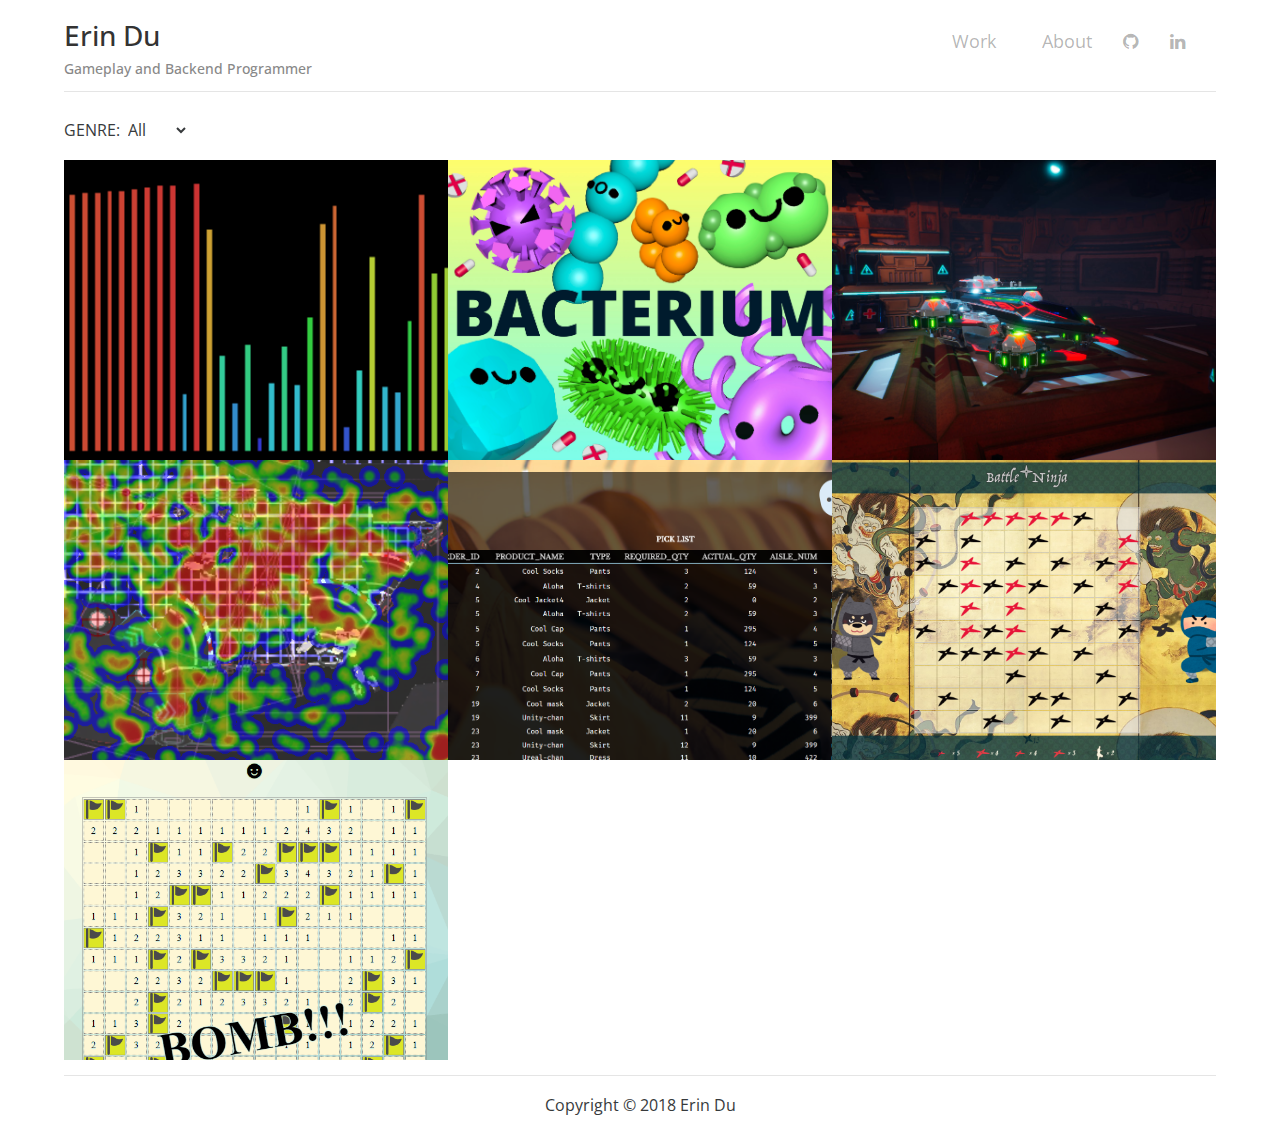
<file: index.html>
<!DOCTYPE html>
<html lang="en">
<head>
    <meta charset="UTF-8">
    <meta http-equiv="X-UA-Compatible" content="IE=edge">
    <meta name="viewport" content="width=device-width, initial-scale=1.0">

    <link rel='stylesheet' type='text/css' href='https://fonts.googleapis.com/css?family=Open+Sans:300,400,600,700,400italic'>
    <link href="https://fonts.googleapis.com/css?family=Roboto+Slab" rel="stylesheet">
    <link rel="stylesheet" type="text/css" href="css/bootstrap.min.css">
    <link rel="stylesheet" type="text/css" href="css/ekko-lightbox.min.css">
<!--    <link rel="stylesheet" type="text/css" href="css/ekko-lightbox-dark.css"> -->
    <link rel="stylesheet" type="text/css" href="font-awesome/css/font-awesome.min.css">
    <link rel="stylesheet" type="text/css" href="css/style.css">
    <link rel="stylesheet" type="text/css" href="css/custom.css">
<!--
Sigma Template
http://www.templatemo.com/tm-479-sigma
-->
    <title>Erin Du</title>
</head>

<body>

    <header id="top" class="fixed-top">

    	<div class="container-fluid">

            <div class="row">

                <div class="col-lg-4 col-md-12 site-title">
                    <a href="index.html" class="logo-link">
                        <h1>Erin Du</h1>
                        <h2>Gameplay and Backend Programmer</h2>
                    </a>
                </div>

                <div class="col-lg-8 col-md-12 main-menu">

                    <nav class="navbar navbar-light">
                      <ul class="nav navbar-nav">
                        <li class="nav-item">
                          <a class="nav-link" href="index.html#work">Work</a>
                        </li>
                        <li class="nav-item">
                          <a class="nav-link" href="about.html#about">About</a>
                        </li>
                        <!-- <li class="nav-item">
                          <a class="nav-link" href="#contact">Contact</a>
                        </li> -->
                        <li class="nav-item social-link">
                            <a class="nav-link btn btn-social-icon btn-github" target="_blank" href="https://github.com/ErinDuXiao" title="+templatemo page" target="_parent"><i class="fa fa-github"></i></a>
                          </li>
                          <li class="nav-item social-link">
                            <a class="nav-link btn btn-social-icon btn-linkedin" target="_blank" href="https://www.linkedin.com/in/erin-du-156210108/" title="+templatemo page" target="_parent"><i class="fa fa-linkedin"></i></a>                        </li>
                      </ul>
                    </nav>

                </div>

            </div>

            <div class="row">
                <div class="col-md-12">
                	<hr class="sigma-hr">
                </div>
            </div>

        </div>

</header>
<section id="work">

	<div class="container-fluid">
        <div class="row work-filter-container">
            <label>GENRE:
                <select class="work-filter-combo-box">
                    <option value="all">All</option>
                    <option value="game">Game</option>
                    <option value="web">Web</option>
                </select>
            </label>
        </div>
        <div class="row work-container">
            <div class="thumbnail-container col-lg-4 col-md-12 col-sm-12" data-genre="web">
                <a href="sorting-visualization.html">
                    <div class="img-fluid sigmapad thumbnail sorting-visualization" ></div>
                    <div class="gallery-overlay">
                        <span>Sorting Algorithms Visualization</span>
                    </div>
                </a>
            </div>
            <div class="thumbnail-container col-lg-4 col-md-12 col-sm-12" data-genre="game">
                <a href="bacterium.html">
                    <div class="img-fluid sigmapad thumbnail ggj2018" ></div>
                    <div class="gallery-overlay">
                        <span>Global Game Jam 2018
                            <br><span class="sub">VR Bacteria Experience</span>
                        </span>
                    </div>
                </a>
            </div>
            <div class="thumbnail-container col-lg-4 col-md-12 col-sm-12" data-genre="game">
                <a href="superNeonColosseum.html">
                    <div class="img-fluid sigmapad thumbnail snc" ></div>
                    <div class="gallery-overlay"><span>Super Neon Colosseum
                        <br><span class="sub">Multiplayer Hovercraft Shooter</span><span></div>
                </a>
            </div>
            <div class="thumbnail-container col-lg-4 col-md-12 col-sm-12" data-genre="web">
                <a href="sncHeatmap.html">
                    <div class="img-fluid sigmapad thumbnail snc-heatmap" ></div>
                    <div class="gallery-overlay"><span>SNC: Data Analysis<br><span class="sub">Analyzing Tool for Game Level Desgin</span><span></div>
                </a>
            </div>
            <div class="thumbnail-container col-lg-4 col-md-12 col-sm-12" data-genre="web">
                <a href="warehouse.html">
                    <div class="img-fluid sigmapad thumbnail warehouse" ></div>
                    <div class="gallery-overlay"><span>Trendz Warehouse<span><span class="sub">Warehouse management web application</span></div>
                </a>
            </div>
            <div class="thumbnail-container col-lg-4 col-md-12 col-sm-12" data-genre="web game">
                <a href="battle-ninja.html">
                    <div class="img-fluid sigmapad thumbnail battle-ninja" ></div>
                    <div class="gallery-overlay"><span>Battle Ninja<span><span class="sub">Battle Ship table game remake</span></div>
                </a>
            </div>
            <div class="thumbnail-container col-lg-4 col-md-12 col-sm-12" data-genre="web game">
                <a href="minesweeper.html">
                    <div class="img-fluid sigmapad thumbnail minesweeper"></div>
                    <div class="gallery-overlay"><span>Minesweeper<span><span class="sub">Minesweeper game remake</span></div>
                </a>
            </div>

			<!-- <a href="superNeonColosseum.html" data-title="Super Neon Colosseum" class="col-lg-4 col-md-12 col-sm-12 thumbnail-container col-lg-4 col-md-12 col-sm-12">
                <img src="images/works/snc/title.png" alt="Image 1" class="img-fluid sigmapad">
                <div class="gallery-overlay"><span>Super Neon Colosseum<span></div>
            </a>
            <a href="sncheatmap.html" data-title="Heatmap" class="col-lg-4 col-md-12 col-sm-12 thumbnail-container col-lg-4 col-md-12 col-sm-12">
                <img src="images/works/Heatmap/Capture2.png" alt="Image 1" class="img-fluid sigmapad">
                <div class="gallery-overlay"><span>Heatmap<span></div>
            </a>
            <a href="battleNinja.html" data-title="BattleNinja" class="col-lg-4 col-md-12 col-sm-12 thumbnail-container col-lg-4 col-md-12 col-sm-12">
                <img src="images/works/battleNinja/BattleNinja2.png" alt="Image 1" class="img-fluid sigmapad">
                <div class="gallery-overlay"><span>Battle Ninja<span></div>
            </a>
            <a href="minesweeper.html" data-title="Minesweeper" class="col-lg-4 col-md-12 col-sm-12 thumbnail-container col-lg-4 col-md-12 col-sm-12">
                <img src="images/works/MineSweeper/MineSweeper.png" alt="Image 1" class="img-fluid sigmapad">
                <div class="gallery-overlay"><span>Minesweeper<span></div>
            </a> -->

	<!--
			<a href="images/tm-sigma-02.jpg" data-toggle="lightbox" data-gallery="sigma-gallery" data-title="Image Title 03">
			<img src="images/tm-sigma-03.jpg" alt="Image 3" class="img-fluid sigmapad col-lg-4 col-md-8 col-sm-12"></a>

			<a href="images/tm-sigma-04.jpg" data-toggle="lightbox" data-gallery="sigma-gallery" data-title="Image Title 04"
            	data-footer="Aenean et tortor nec odio tempor volutpat nec in dui. Etiam libero turpis, accumsan nec.">
			<img src="images/tm-sigma-04.jpg" alt="Image 4" class="img-fluid sigmapad col-lg-8 col-md-4 col-sm-6"></a>

			<a href="images/tm-sigma-05.jpg" data-toggle="lightbox" data-gallery="sigma-gallery" data-title="Image Title 05">
			<img src="images/tm-sigma-05.jpg" alt="Image 5" class="img-fluid sigmapad col-lg-4 col-md-4 col-sm-6"></a>

            <a href="images/tm-sigma-06.jpg" data-toggle="lightbox" data-gallery="sigma-gallery" data-title="Image Title 06">
            <img src="images/tm-sigma-06.jpg" alt="Image 6" class="img-fluid sigmapad col-lg-4" title="Bicycle"></a>


			<a href="images/tm-sigma-07.jpg" data-toggle="lightbox" data-gallery="sigma-gallery" data-title="Image Title 07">
			<img src="images/tm-sigma-07.jpg" alt="Image 7" class="img-fluid sigmapad col-sm-6" title="Walking"></a>

			<a href="images/tm-sigma-08.jpg" data-toggle="lightbox" data-gallery="sigma-gallery" data-title="Image Title 08">
			<img src="images/tm-sigma-08.jpg" alt="Image 8" class="img-fluid sigmapad col-sm-6" title="Camera"></a>

            <a href="images/tm-sigma-01.jpg" data-toggle="lightbox" data-gallery="sigma-gallery" data-title="Image Title 09">
			<img src="images/tm-sigma-01.jpg" alt="Image 9" class="img-fluid sigmapad col-lg-3 col-md-8 col-sm-12"></a>


			<a href="images/tm-sigma-02.jpg" data-toggle="lightbox" data-gallery="sigma-gallery" data-title="Image Title 10">
			<img src="images/tm-sigma-02.jpg" alt="Image 10" class="img-fluid sigmapad col-lg-3 col-md-4 col-sm-6"></a>

			<a href="images/tm-sigma-03.jpg" data-toggle="lightbox" data-gallery="sigma-gallery" data-title="Image Title 11">
			<img src="images/tm-sigma-03.jpg" alt="Image 11" class="img-fluid sigmapad col-lg-3 col-md-4 col-sm-6"></a>

			<a href="images/tm-sigma-04.jpg" data-toggle="lightbox" data-gallery="sigma-gallery" data-title="Image Title 12">
			<img src="images/tm-sigma-04.jpg" alt="Image 12" class="img-fluid sigmapad col-lg-3 col-sm-12"></a> -->

        </div>

    </div>

</section>

<!-- <section id="contact">

	<div class="container-fluid">

        <div class="row sigma-section-header">
        	<div class="col-md-offset-2 col-lg-offset-3 col-lg-6 col-md-8 col-sm-12 text-center">
        		<h1>Contact</h1>
                <p>You may <a rel="nofollow" href="http://www.templatemo.com/contact" target="_parent">contact</a> templatemo if you have any question. Suspendisse dolor purus, malesuada ut luctus quis, consectetur vel ante. Integer a pulvinar orci.</p>
            </div>
        </div>

        <div class="row">
            <div class="sigmano col-lg-8 col-md-12">

                <form action="#contact" method="post" id="contact-form">
                <div class="col-md-6">
               		<fieldset class="form-group">
                        <label for="name">Your Name</label>
                        <input type="text" class="form-control" id="name" placeholder="Write a full name">
                  	</fieldset>

                  	<fieldset class="form-group">
                    	<label for="email">Your Email</label>
                    	<input type="email" class="form-control" id="email" placeholder="Enter your email">

                  	</fieldset>

                    <fieldset class="form-group">
                    	<label for="budget">Your Budget</label>
                    	<select class="form-control" id="budget">
                      		<option>$500</option>
                      		<option>$1,000</option>
                      		<option>$1,500</option>
                      		<option>$2,000</option>
                    	</select>
                  	</fieldset>
                </div>
                <div class="col-md-6">

                 	<fieldset class="form-group">
                        <label for="subject">Subject</label>
                        <input type="text" class="form-control" id="subject" placeholder="Subject">
                  	</fieldset>

                  	<fieldset class="form-group">
                    	<label for="message">Your Message</label>
                    	<textarea class="form-control" id="message" rows="4" placeholder="Write a message"></textarea>
                  	</fieldset>

                  	<div class="checkbox">
                    	<label>
                      		<input type="checkbox"> I am not a robot.
                    	</label>
                  	</div>

                  	<button type="submit" class="btn btn-success btn-lg">Submit</button>
                </div>
            	</form>

            </div>

			<div class="sigma-content col-lg-4 col-md-12">
        		<h3>Our Address</h3>
                <p>Suspendisse dolor purus, malesuada ut luctus quis, consectetur vel ante.
                Integer a pulvinar orci, eget sagittis enim.</p>
          		<p><span class="contact-icon fa fa-envelope-o"></span> Email: info@company.com</p>
                <p><span class="contact-icon fa fa-phone"></span> Phone: 070-070-0880</p>
            </div>
        </div>

	</div>

</section> -->

<footer>

	<div class="container-fluid">

    	<div class="row">
            <div class="col-md-12">
            	<hr class="sigma-hr">
            </div>
        </div>

        <div class="row">
        	<div class="copyright col-lg-12">
            	<p>Copyright © 2018 Erin Du</p>
            </div>
        </div>

    </div>

</footer>

		<script src="js/jquery.min.js"></script>
		<script src="js/bootstrap.min.js"></script>
        <script src="js/ekko-lightbox.min.js"></script>
        <script src="js/App.js"></script>
        <!-- <script src="js/jquery.singlePageNav.min.js"></script> -->
        <!-- <script>

            // Prevent console.log from generating errors in IE for the purposes of the demo
            if ( ! window.console ) console = { log: function(){} };

            // The actual plugin
            $('.single-page-nav').singlePageNav({
                offset: $('.single-page-nav').outerHeight(),
                filter: ':not(.external)',
                updateHash: true,
                beforeStart: function() {
                    console.log('begin scrolling');
                },
                onComplete: function() {
                    console.log('done scrolling');
                }
            });

			$(document).ready(function ($) {

				// delegate calls to data-toggle="lightbox"
				$(document).delegate('*[data-toggle="lightbox"]', 'click', function(event) {
					event.preventDefault();
					return $(this).ekkoLightbox({
						always_show_close: true
					});
				});

			});

        </script> -->

</body>
</html>
</file>
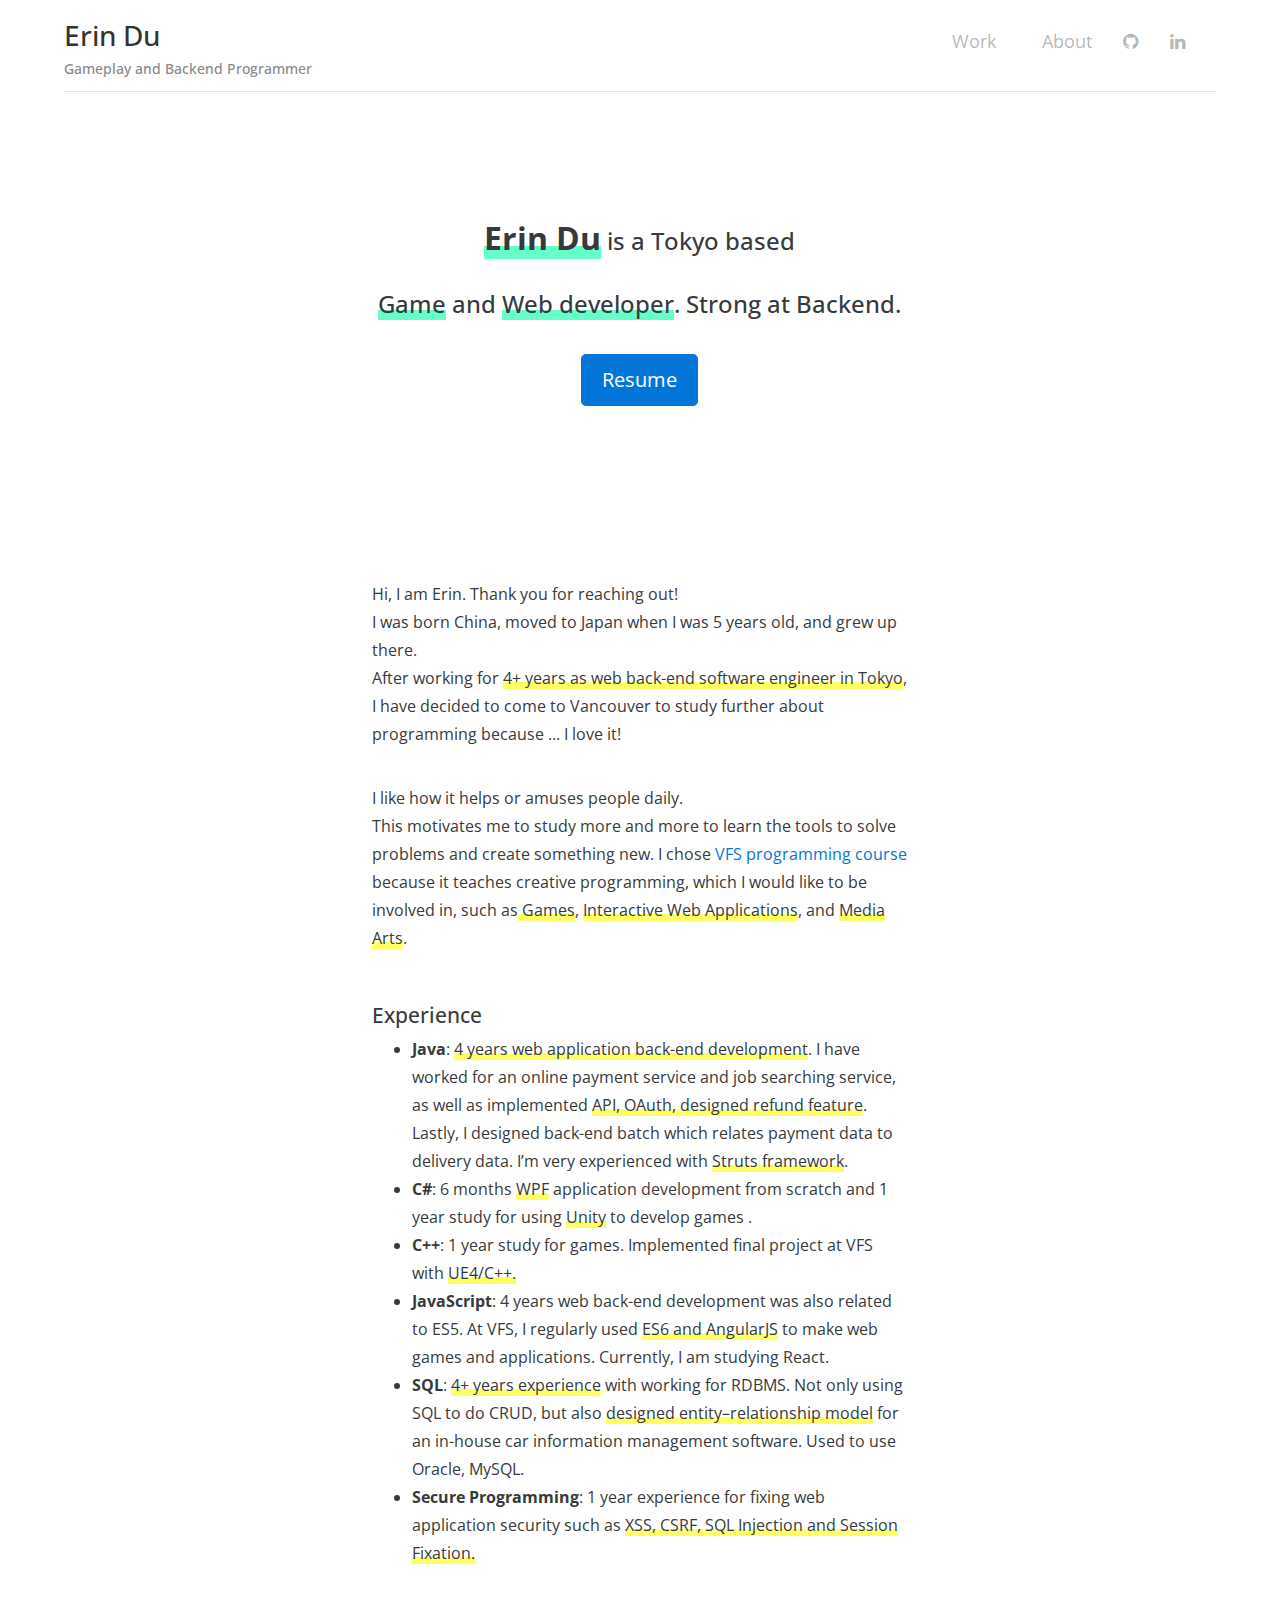
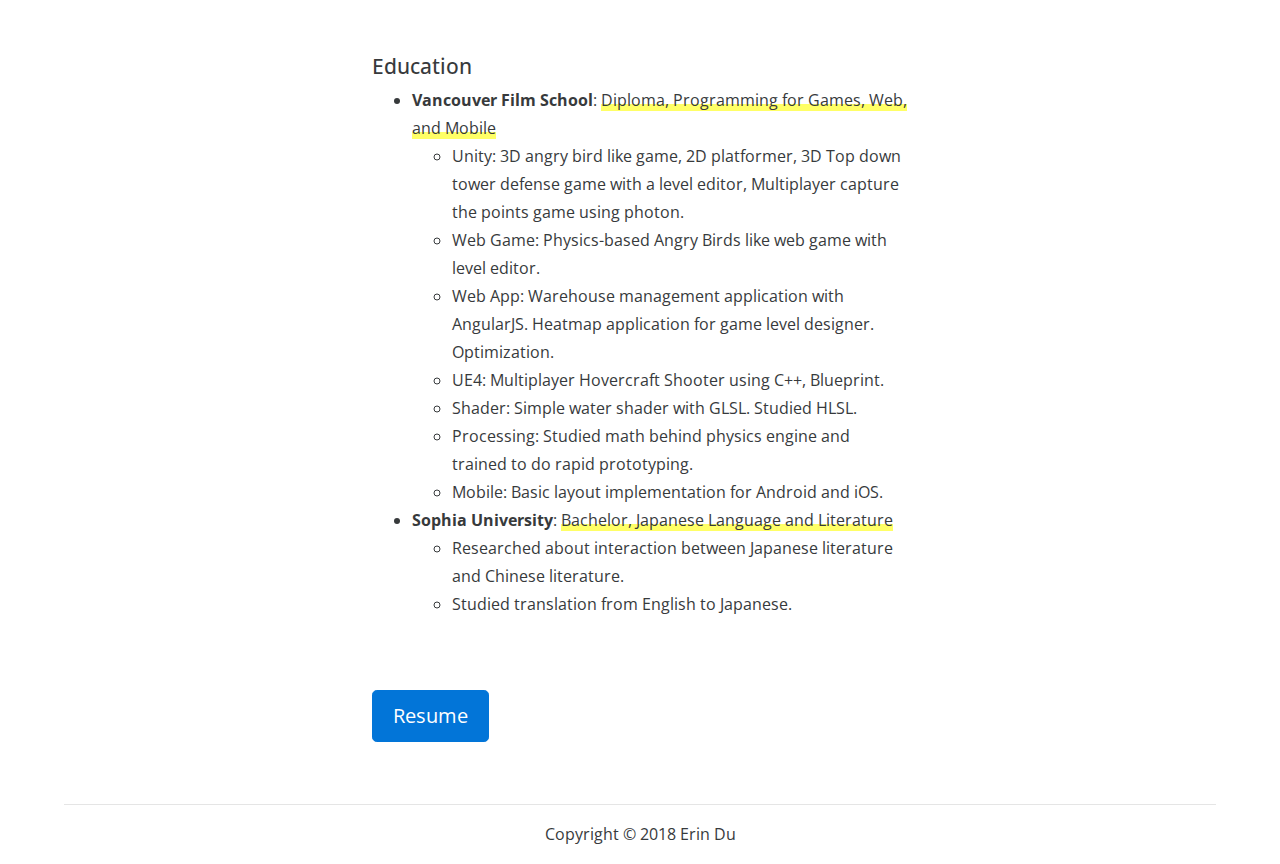
<file: about.html>
<!DOCTYPE html>
<html lang="en">
<head>
    <meta charset="UTF-8">
    <meta http-equiv="X-UA-Compatible" content="IE=edge">
    <meta name="viewport" content="width=device-width, initial-scale=1.0">

    <link rel='stylesheet' type='text/css' href='https://fonts.googleapis.com/css?family=Open+Sans:300,400,600,700,400italic'>
    <link href="https://fonts.googleapis.com/css?family=Roboto+Slab" rel="stylesheet">
    <link rel="stylesheet" type="text/css" href="css/bootstrap.min.css">
    <link rel="stylesheet" type="text/css" href="css/ekko-lightbox.min.css">
<!--    <link rel="stylesheet" type="text/css" href="css/ekko-lightbox-dark.css"> -->
    <link rel="stylesheet" type="text/css" href="font-awesome/css/font-awesome.min.css">
    <link rel="stylesheet" type="text/css" href="css/style.css">
    <link rel="stylesheet" type="text/css" href="css/custom.css">
<!--
Sigma Template
http://www.templatemo.com/tm-479-sigma
-->
    <title>Erin Du</title>
</head>

<body>

    <header id="top" class="fixed-top">

    	<div class="container-fluid">

            <div class="row">

                <div class="col-lg-4 col-md-12 site-title">
                    <a href="index.html" class="logo-link">
                        <h1>Erin Du</h1>
                        <h2>Gameplay and Backend Programmer</h2>
                    </a>
                </div>

                <div class="col-lg-8 col-md-12 main-menu">

                    <nav class="navbar navbar-light">
                      <ul class="nav navbar-nav">
                        <li class="nav-item">
                          <a class="nav-link" href="index.html#work">Work</a>
                        </li>
                        <li class="nav-item">
                          <a class="nav-link" href="about.html#about">About</a>
                        </li>
                        <!-- <li class="nav-item">
                          <a class="nav-link" href="#contact">Contact</a>
                        </li> -->
                        <li class="nav-item social-link">
                          <a class="nav-link btn btn-social-icon btn-github" target="_blank" href="https://github.com/ErinDuXiao" title="+templatemo page" target="_parent"><i class="fa fa-github"></i></a>
                        </li>
                        <li class="nav-item social-link">
                          <a class="nav-link btn btn-social-icon btn-linkedin" target="_blank" href="https://www.linkedin.com/in/erin-du-156210108/" title="+templatemo page" target="_parent"><i class="fa fa-linkedin"></i></a>
                        </li>
                      </ul>
                    </nav>

                </div>

            </div>

            <div class="row">
                <div class="col-md-12">
                	<hr class="sigma-hr">
                </div>
            </div>

        </div>

    </header>
<section id="about">

	<div class="container-fluid">

    	<!-- <div class="row sigma-section-header section-header-pic">
        </div> -->
        <div class="row sigma-section-header section-header">
            <div class="col-md-offset-2 col-lg-offset-3 col-lg-6 col-md-8 col-sm-12 text-center">
                <h2>
                    <p><strong class="name highlight">Erin Du</strong> is a Tokyo based</p>
                    <p><span class="skill highlight">Game</span> and <span class="skill highlight">Web developer</span>. Strong at Backend.</p>
                    <p><a target="_blank" href="resources/Resume_ErinDu.pdf" class="btn btn-primary btn-lg">Resume</a></p>
                </h2>
            </div>
        </div>
        <div class="row single-page-nav">
            <div class="sigma-content col-md-offset-2 col-lg-offset-3 col-lg-6 col-md-8 col-sm-12">
            	<p>
                    Hi, I am Erin. Thank you for reaching out! <br>
                    I was born <span class="">China</span>, moved to <span class="">Japan</span> when I was 5 years old, and grew up there.<br>
                    After working for <span class="highlight yellow">4+ years as web back-end software engineer in Tokyo</span>, I have decided to come to <span class="">Vancouver</span> to study further about programming because ... I love it!<br>
                </p>
                <p>
                    <!-- Computer technology have been always full of wonder for me.</br> -->
                     I like how it helps or amuses people daily.<br>
                     This motivates me to study more and more to learn the tools to solve problems and create something new.
                     I chose <a target="_blank" href="https://vfs.edu/programs/programming">VFS programming course</a>  because it teaches creative programming, which I would like to be involved in, such as<span class="highlight yellow"> Games</span>, <span class="highlight yellow">Interactive Web Applications</span>, and <span class="highlight yellow">Media Arts</span>.
                </p>
                <div class="skills">
                    <p>
                        <h3>Experience</h3>
                        <ul>
                            <li><strong>Java</strong>: <span class="highlight yellow">4 years web application back-end development</span>. I have worked for an online payment service and job searching service, as well as implemented <span class="highlight yellow">API, OAuth, designed refund feature</span>. Lastly, I designed back-end batch which relates payment data to delivery data.  I’m very experienced with <span class="highlight yellow">Struts framework</span>.</li>
                            <li><strong>C#</strong>: 6 months <span class="highlight yellow">WPF</span> application development from scratch and 1 year study for using <span class="highlight yellow">Unity</span> to develop games .</li>
                            <li><strong>C++</strong>: 1 year study for games. Implemented final project at VFS with <span class="highlight yellow">UE4/C++.</span></li>
                            <li><strong>JavaScript</strong>: 4 years web back-end development was also related to ES5. At VFS, I regularly used <span class="highlight yellow">ES6 and AngularJS</span> to make web games and applications. Currently, I am studying React.</li>
                            <li><strong>SQL</strong>: <span class="highlight yellow">4+ years experience</span> with working for RDBMS. Not only using SQL to do CRUD, but also <span class="highlight yellow">designed entity–relationship model</span> for an in-house car information management software. Used to use Oracle, MySQL.</li>
                            <li><strong>Secure Programming</strong>: 1 year experience for fixing web application security such as <span class="highlight yellow">XSS, CSRF, SQL Injection and Session Fixation.</span></li>
                        </ul>
                    </p>
                </div>
                <div class="education">
                    <p>
                        <h3>Education</h3>
                        <ul>
                            <li>
                                <strong>Vancouver Film School</strong>: <span class="highlight yellow">Diploma, Programming for Games, Web, and Mobile</span>
                                <br/>
                                <ul>
                                    <li>Unity: 3D angry bird like game, 2D platformer, 3D Top down tower defense game with a level editor, Multiplayer capture the points game using photon.</li>
                                    <li>Web Game: Physics-based Angry Birds like web game with level editor.</li>
                                    <li>Web App: Warehouse management application with AngularJS. Heatmap application for game level designer. Optimization.</li>
                                    <li>UE4: Multiplayer Hovercraft Shooter using C++, Blueprint.</li>
                                    <li>Shader: Simple water shader with GLSL. Studied HLSL.</li>
                                    <li>Processing: Studied math behind physics engine and trained to do rapid prototyping.</li>
                                    <li>Mobile: Basic layout implementation for Android and iOS.</li>
                                </ul>
                            </li>
                            <li>
                                <strong>Sophia University</strong>: <span class="highlight yellow">Bachelor, Japanese Language and Literature</span>
                                <br/>
                                <ul>
                                    <li>Researched about interaction between Japanese literature and Chinese literature.</li>
                                    <li>Studied translation from English to Japanese.</li>
                                </ul>
                            </li>
                        </ul>
                    </p>
                    <p><a target="_blank" href="resources/Resume_ErinDu.pdf" class="btn btn-primary btn-lg">Resume</a></p>
                </div>
            </div>
        </div>


	</div>

</section>


<footer>

	<div class="container-fluid">

    	<div class="row">
            <div class="col-md-12">
            	<hr class="sigma-hr">
            </div>
        </div>

        <div class="row">
        	<div class="copyright col-lg-12">
            	<p>Copyright © 2018 Erin Du</p>
            </div>
        </div>

    </div>

</footer>

		<script src="js/jquery.min.js"></script>
		<script src="js/bootstrap.min.js"></script>
        <script src="js/ekko-lightbox.min.js"></script>
        <!-- <script src="js/jquery.singlePageNav.min.js"></script> -->
        <script>

            // Prevent console.log from generating errors in IE for the purposes of the demo
            if ( ! window.console ) console = { log: function(){} };

            // The actual plugin
            $('.single-page-nav').singlePageNav({
                offset: $('.single-page-nav').outerHeight(),
                filter: ':not(.external)',
                updateHash: true,
                beforeStart: function() {
                    console.log('begin scrolling');
                },
                onComplete: function() {
                    console.log('done scrolling');
                }
            });

			$(document).ready(function ($) {

				// delegate calls to data-toggle="lightbox"
				$(document).delegate('*[data-toggle="lightbox"]', 'click', function(event) {
					event.preventDefault();
					return $(this).ekkoLightbox({
						always_show_close: true
					});
				});

			});

        </script>

</body>
</html>
</file>
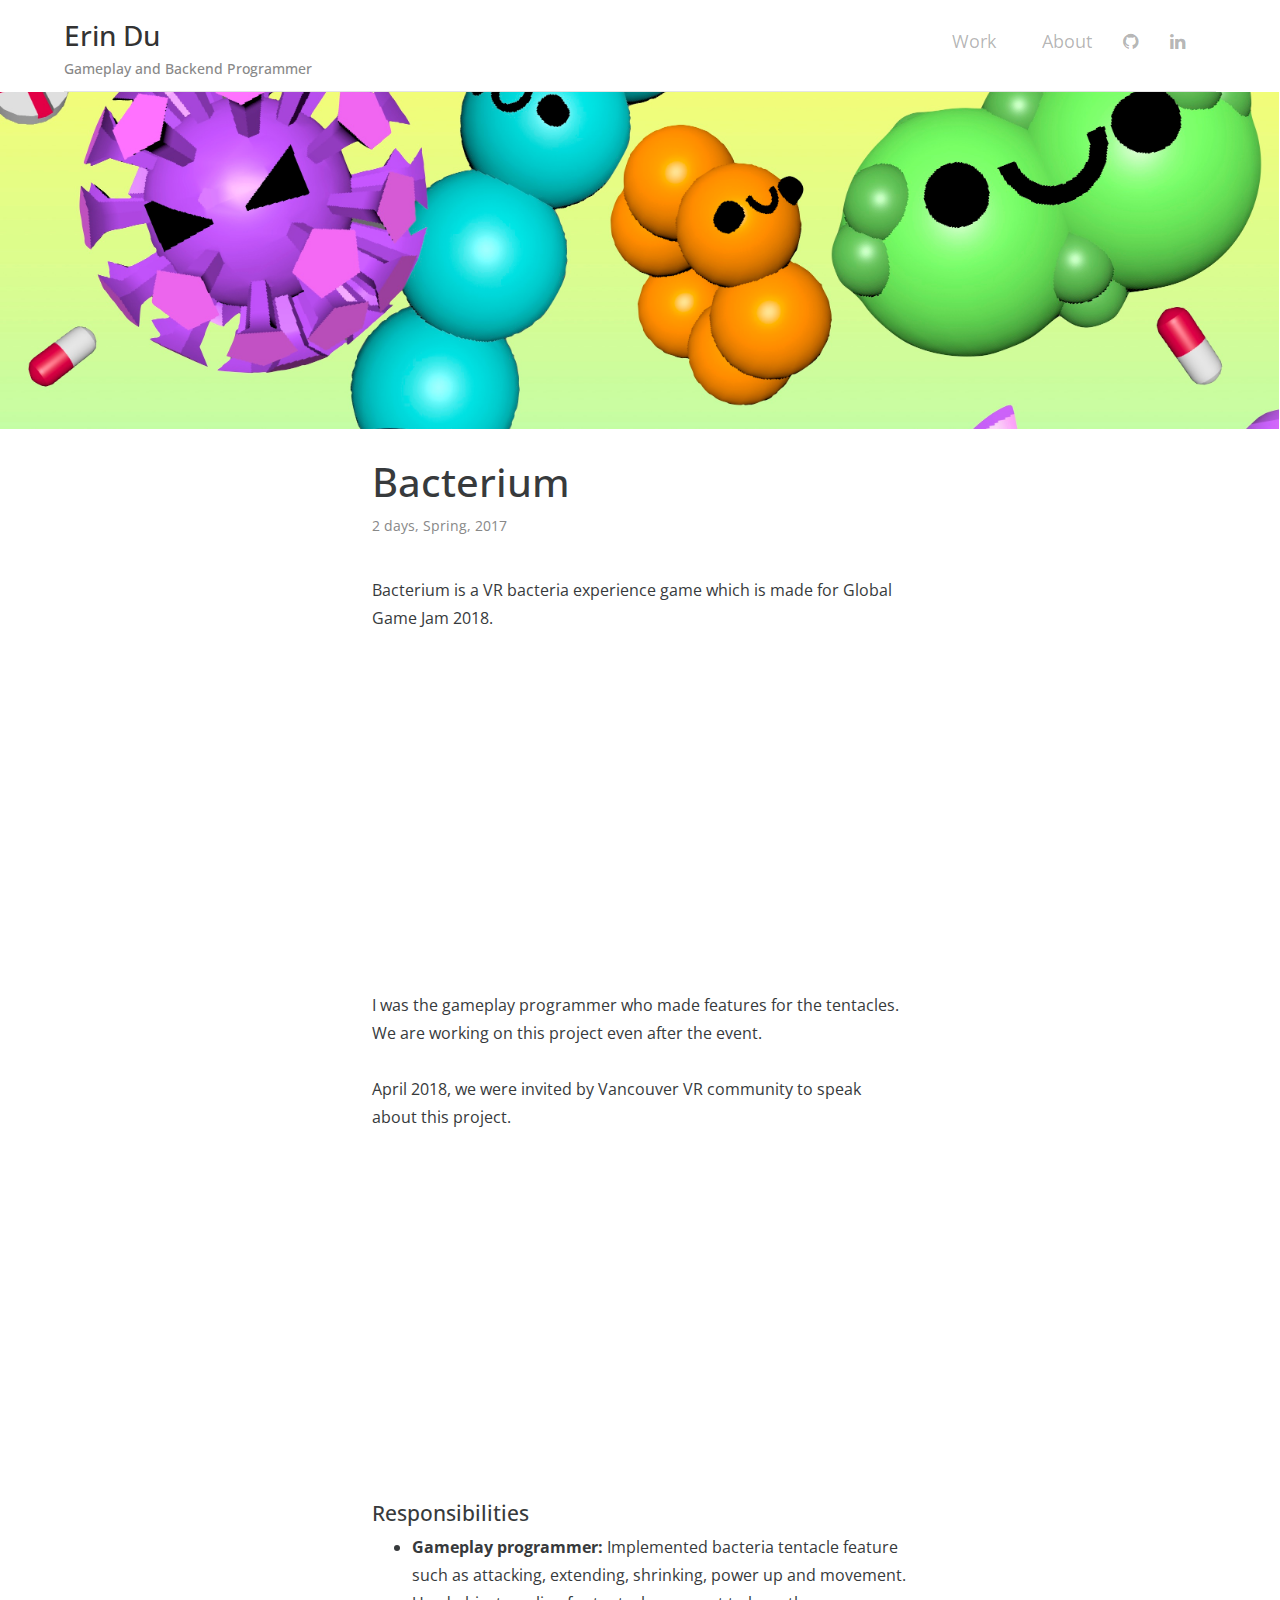
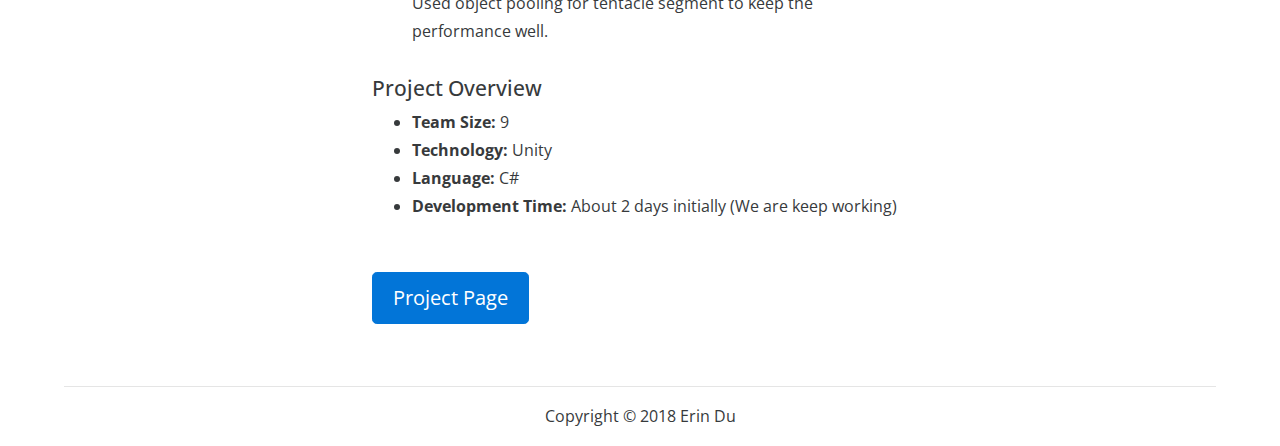
<file: bacterium.html>
<!DOCTYPE html>
<html lang="en">
<head>
    <meta charset="UTF-8">
    <meta http-equiv="X-UA-Compatible" content="IE=edge">
    <meta name="viewport" content="width=device-width, initial-scale=1.0">

    <link rel='stylesheet' type='text/css' href='https://fonts.googleapis.com/css?family=Open+Sans:300,400,600,700,400italic'>
    <link href="https://fonts.googleapis.com/css?family=Roboto+Slab" rel="stylesheet">
    <link rel="stylesheet" type="text/css" href="css/bootstrap.min.css">
    <link rel="stylesheet" type="text/css" href="css/ekko-lightbox.min.css">
<!--    <link rel="stylesheet" type="text/css" href="css/ekko-lightbox-dark.css"> -->
    <link rel="stylesheet" type="text/css" href="font-awesome/css/font-awesome.min.css">
    <link rel="stylesheet" type="text/css" href="css/style.css">
    <link rel="stylesheet" type="text/css" href="css/custom.css">
<!--
Sigma Template
http://www.templatemo.com/tm-479-sigma
-->
    <title>Erin Du</title>
</head>

<body>

<header id="top" class="fixed-top">

	<div class="container-fluid">

        <div class="row">

            <div class="col-lg-4 col-md-12 site-title">
                <a href="index.html" class="logo-link">
                    <h1>Erin Du</h1>
                    <h2>Gameplay and Backend Programmer</h2>
                </a>
            </div>

            <div class="col-lg-8 col-md-12 main-menu">

                <nav class="navbar navbar-light">
                  <ul class="nav navbar-nav">
                    <li class="nav-item">
                      <a class="nav-link" href="index.html#work">Work</a>
                    </li>
                    <li class="nav-item">
                      <a class="nav-link" href="about.html#about">About</a>
                    </li>
                    <!-- <li class="nav-item">
                      <a class="nav-link" href="#contact">Contact</a>
                    </li> -->
                    <li class="nav-item social-link">
                        <a class="nav-link btn btn-social-icon btn-github" target="_blank" href="https://github.com/ErinDuXiao" title="+templatemo page" target="_parent"><i class="fa fa-github"></i></a>
                      </li>
                      <li class="nav-item social-link">
                        <a class="nav-link btn btn-social-icon btn-linkedin" target="_blank" href="https://www.linkedin.com/in/erin-du-156210108/" title="+templatemo page" target="_parent"><i class="fa fa-linkedin"></i></a>                    </li>
                  </ul>
                </nav>

            </div>

        </div>

        <div class="row">
            <div class="col-md-12">
            	<hr class="sigma-hr">
            </div>
        </div>

    </div>

</header>
<section class="work-detail">
    <div class="sigma-section-header ggj2018">
        <div class="col-md-offset-2 col-lg-offset-3 col-lg-6 col-md-8 col-sm-12 text-center">
        </div>
    </div>
	<div class="container-fluid">
        <div class="row single-page-nav">
        	<div class="sigma-content col-md-offset-2 col-lg-offset-3 col-lg-6 col-md-8 col-sm-12">
                <header>
                    <h2>Bacterium</h2>
                    <p class="description">2 days, Spring, 2017</p>
                </header>
            	<p>
                    Bacterium is a VR bacteria experience game which is made for Global Game Jam 2018.
                </p>
                <div class="video">
                      <iframe
                      src="https://www.youtube.com/embed/ObzZLceLuHY?showinfo=0&rel=0"
                      frameborder="0" allowfullscreen>
                      </iframe>
                </div>
                <p>
                    I was the gameplay programmer who made features for the tentacles.
                    We are working on this project even after the event.
                    <br><br>
                    April 2018, we were invited by Vancouver VR community to speak about this project.
                </p>

                <div class="video">
                      <iframe
                      src="https://www.youtube.com/embed/o0o6m-JSQ0E?showinfo=0&rel=0"
                      frameborder="0" allowfullscreen>
                      </iframe>
                </div>
                <div class="work-detail-section responsibilities">
                    <h3>Responsibilities</h3>
                    <ul>
                        <li><strong>Gameplay programmer:</strong> Implemented bacteria tentacle feature such as attacking, extending, shrinking, power up and movement. Used object pooling for tentacle segment to keep the performance well.</li>
                    </ul>
                </div>
                <div class="work-detail-section project-overview">
                    <h3>Project Overview</h3>
                    <div class="list-area">
                        <ul>
                            <li><strong>Team Size:</strong> 9</li>
                            <li><strong>Technology:</strong> Unity </li>
                            <li><strong>Language:</strong> C# </li>
                            <li><strong>Development Time:</strong> About 2 days initially (We are keep working)</li>
                        </ul>
                    </div>
                </div>

                <div class="work-detail-section links">
                    <p>
                        <a class="btn btn-primary btn-lg" target="_blank" href="https://globalgamejam.org/2018/games/bacterium-0">Project Page</a>
                    </p>
                </div>
            </div>
        </div>

	</div>

</section>


<footer>

	<div class="container-fluid">

    	<div class="row">
            <div class="col-md-12">
            	<hr class="sigma-hr">
            </div>
        </div>

        <div class="row">
        	<div class="copyright col-lg-12">
            	<p>Copyright © 2018 Erin Du</p>
            </div>
        </div>

    </div>

</footer>

		<script src="js/jquery.min.js"></script>
		<script src="js/bootstrap.min.js"></script>
        <script src="js/ekko-lightbox.min.js"></script>
        <!-- <script src="js/jquery.singlePageNav.min.js"></script> -->
        <script>

            // Prevent console.log from generating errors in IE for the purposes of the demo
            if ( ! window.console ) console = { log: function(){} };

            // The actual plugin
            $('.single-page-nav').singlePageNav({
                offset: $('.single-page-nav').outerHeight(),
                filter: ':not(.external)',
                updateHash: true,
                beforeStart: function() {
                    console.log('begin scrolling');
                },
                onComplete: function() {
                    console.log('done scrolling');
                }
            });

			$(document).ready(function ($) {

				// delegate calls to data-toggle="lightbox"
				$(document).delegate('*[data-toggle="lightbox"]', 'click', function(event) {
					event.preventDefault();
					return $(this).ekkoLightbox({
						always_show_close: true
					});
				});

			});

        </script>

</body>
</html>
</file>
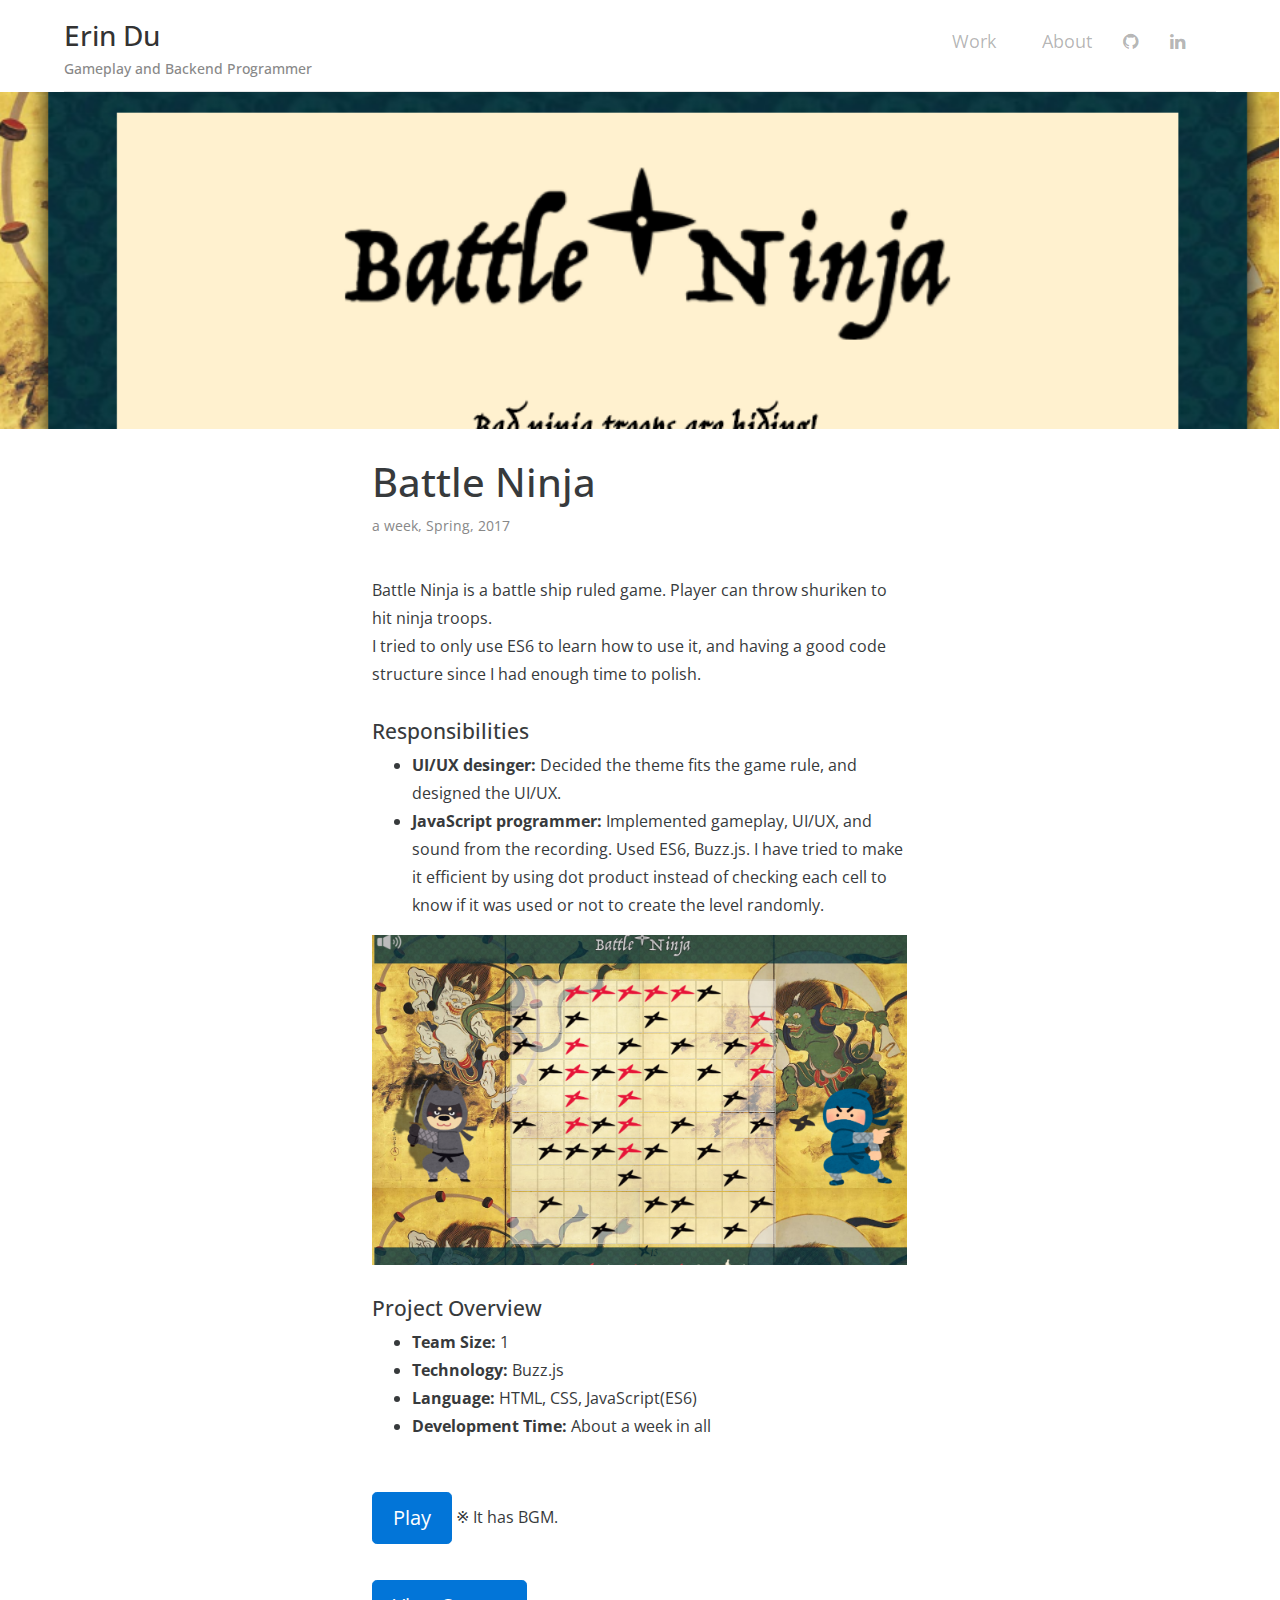
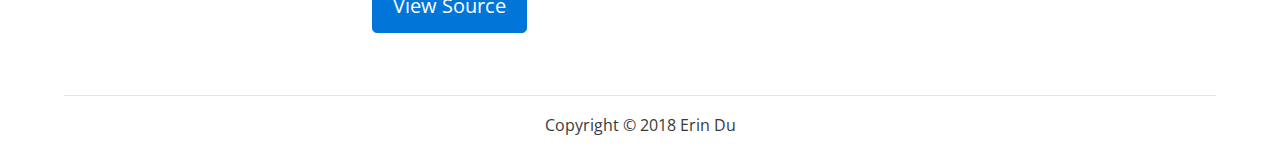
<file: battle-ninja.html>
<!DOCTYPE html>
<html lang="en">
<head>
    <meta charset="UTF-8">
    <meta http-equiv="X-UA-Compatible" content="IE=edge">
    <meta name="viewport" content="width=device-width, initial-scale=1.0">

    <link rel='stylesheet' type='text/css' href='https://fonts.googleapis.com/css?family=Open+Sans:300,400,600,700,400italic'>
    <link href="https://fonts.googleapis.com/css?family=Roboto+Slab" rel="stylesheet">
    <link rel="stylesheet" type="text/css" href="css/bootstrap.min.css">
    <link rel="stylesheet" type="text/css" href="css/ekko-lightbox.min.css">
<!--    <link rel="stylesheet" type="text/css" href="css/ekko-lightbox-dark.css"> -->
    <link rel="stylesheet" type="text/css" href="font-awesome/css/font-awesome.min.css">
    <link rel="stylesheet" type="text/css" href="css/style.css">
    <link rel="stylesheet" type="text/css" href="css/custom.css">
<!--
Sigma Template
http://www.templatemo.com/tm-479-sigma
-->
    <title>Erin Du</title>
</head>

<body>

<header id="top" class="fixed-top">

	<div class="container-fluid">

        <div class="row">

            <div class="col-lg-4 col-md-12 site-title">
                <a href="index.html" class="logo-link">
                    <h1>Erin Du</h1>
                    <h2>Gameplay and Backend Programmer</h2>
                </a>
            </div>

            <div class="col-lg-8 col-md-12 main-menu">

                <nav class="navbar navbar-light">
                  <ul class="nav navbar-nav">
                    <li class="nav-item">
                      <a class="nav-link" href="index.html#work">Work</a>
                    </li>
                    <li class="nav-item">
                      <a class="nav-link" href="about.html#about">About</a>
                    </li>
                    <!-- <li class="nav-item">
                      <a class="nav-link" href="#contact">Contact</a>
                    </li> -->
                    <li class="nav-item social-link">
                        <a class="nav-link btn btn-social-icon btn-github" target="_blank" href="https://github.com/ErinDuXiao" title="+templatemo page" target="_parent"><i class="fa fa-github"></i></a>
                      </li>
                      <li class="nav-item social-link">
                        <a class="nav-link btn btn-social-icon btn-linkedin" target="_blank" href="https://www.linkedin.com/in/erin-du-156210108/" title="+templatemo page" target="_parent"><i class="fa fa-linkedin"></i></a>                    </li>
                  </ul>
                </nav>

            </div>

        </div>

        <div class="row">
            <div class="col-md-12">
            	<hr class="sigma-hr">
            </div>
        </div>

    </div>

</header>
<section class="work-detail">
    <div class="sigma-section-header battle-ninja">
        <div class="col-md-offset-2 col-lg-offset-3 col-lg-6 col-md-8 col-sm-12 text-center">
            <!-- <h1></h1>
            <p></p><p></p><p></p><p></p> -->
        </div>
    </div>
	<div class="container-fluid">
        <div class="row single-page-nav">
        	<div class="sigma-content col-md-offset-2 col-lg-offset-3 col-lg-6 col-md-8 col-sm-12">
                <header>
                    <h2>Battle Ninja</h2>
                    <p class="description">a week, Spring, 2017</p>
                </header>
            	<p>
                    Battle Ninja is a battle ship ruled game. Player can throw shuriken to hit ninja troops.
                    <br>
                    I tried to only use ES6 to learn how to use it, and having a good code structure since I had enough time to polish.
                </p>

                <div class="work-detail-section responsibilities">
                    <h3>Responsibilities</h3>
                    <ul>
                        <li><strong>UI/UX desinger:</strong> Decided the theme fits the game rule, and designed the UI/UX. </li>
                        <li><strong>JavaScript programmer:</strong> Implemented gameplay, UI/UX, and sound from the recording. Used ES6, Buzz.js. I have tried to make it efficient by using dot product instead of checking each cell to know if it was used or not to create the level randomly.</li>
                    </ul>
                </div>
                <div class="project-overview-img battle-ninja">
                </div>
                <div class="work-detail-section project-overview">
                    <h3>Project Overview</h3>
                    <div class="list-area">
                        <ul>
                            <li><strong>Team Size:</strong> 1</li>
                            <li><strong>Technology:</strong> Buzz.js</li>
                            <li><strong>Language:</strong> HTML, CSS, JavaScript(ES6)</li>
                            <li><strong>Development Time:</strong> About a week in all</li>
                        </ul>
                    </div>
                </div>

                <div class="work-detail-section links">
                    <p>
                        <a class="btn btn-primary btn-lg" target="_blank" href="https://erinduxiao.github.io/BattleNinja/index.html">Play</a>
                        ※ It has BGM.
                    </p>
                    <p>
                        <a class="btn btn-primary btn-lg" target="_blank" href="https://github.com/ErinDuXiao/BattleNinja">View Source</a>
                    </p>
                </div>
            </div>
        </div>

	</div>

</section>


<footer>

	<div class="container-fluid">

    	<div class="row">
            <div class="col-md-12">
            	<hr class="sigma-hr">
            </div>
        </div>

        <div class="row">
        	<div class="copyright col-lg-12">
            	<p>Copyright © 2018 Erin Du</p>
            </div>
        </div>

    </div>

</footer>

		<script src="js/jquery.min.js"></script>
		<script src="js/bootstrap.min.js"></script>
        <script src="js/ekko-lightbox.min.js"></script>
        <!-- <script src="js/jquery.singlePageNav.min.js"></script> -->
        <script>

            // Prevent console.log from generating errors in IE for the purposes of the demo
            if ( ! window.console ) console = { log: function(){} };

            // The actual plugin
            $('.single-page-nav').singlePageNav({
                offset: $('.single-page-nav').outerHeight(),
                filter: ':not(.external)',
                updateHash: true,
                beforeStart: function() {
                    console.log('begin scrolling');
                },
                onComplete: function() {
                    console.log('done scrolling');
                }
            });

			$(document).ready(function ($) {

				// delegate calls to data-toggle="lightbox"
				$(document).delegate('*[data-toggle="lightbox"]', 'click', function(event) {
					event.preventDefault();
					return $(this).ekkoLightbox({
						always_show_close: true
					});
				});

			});

        </script>

</body>
</html>
</file>
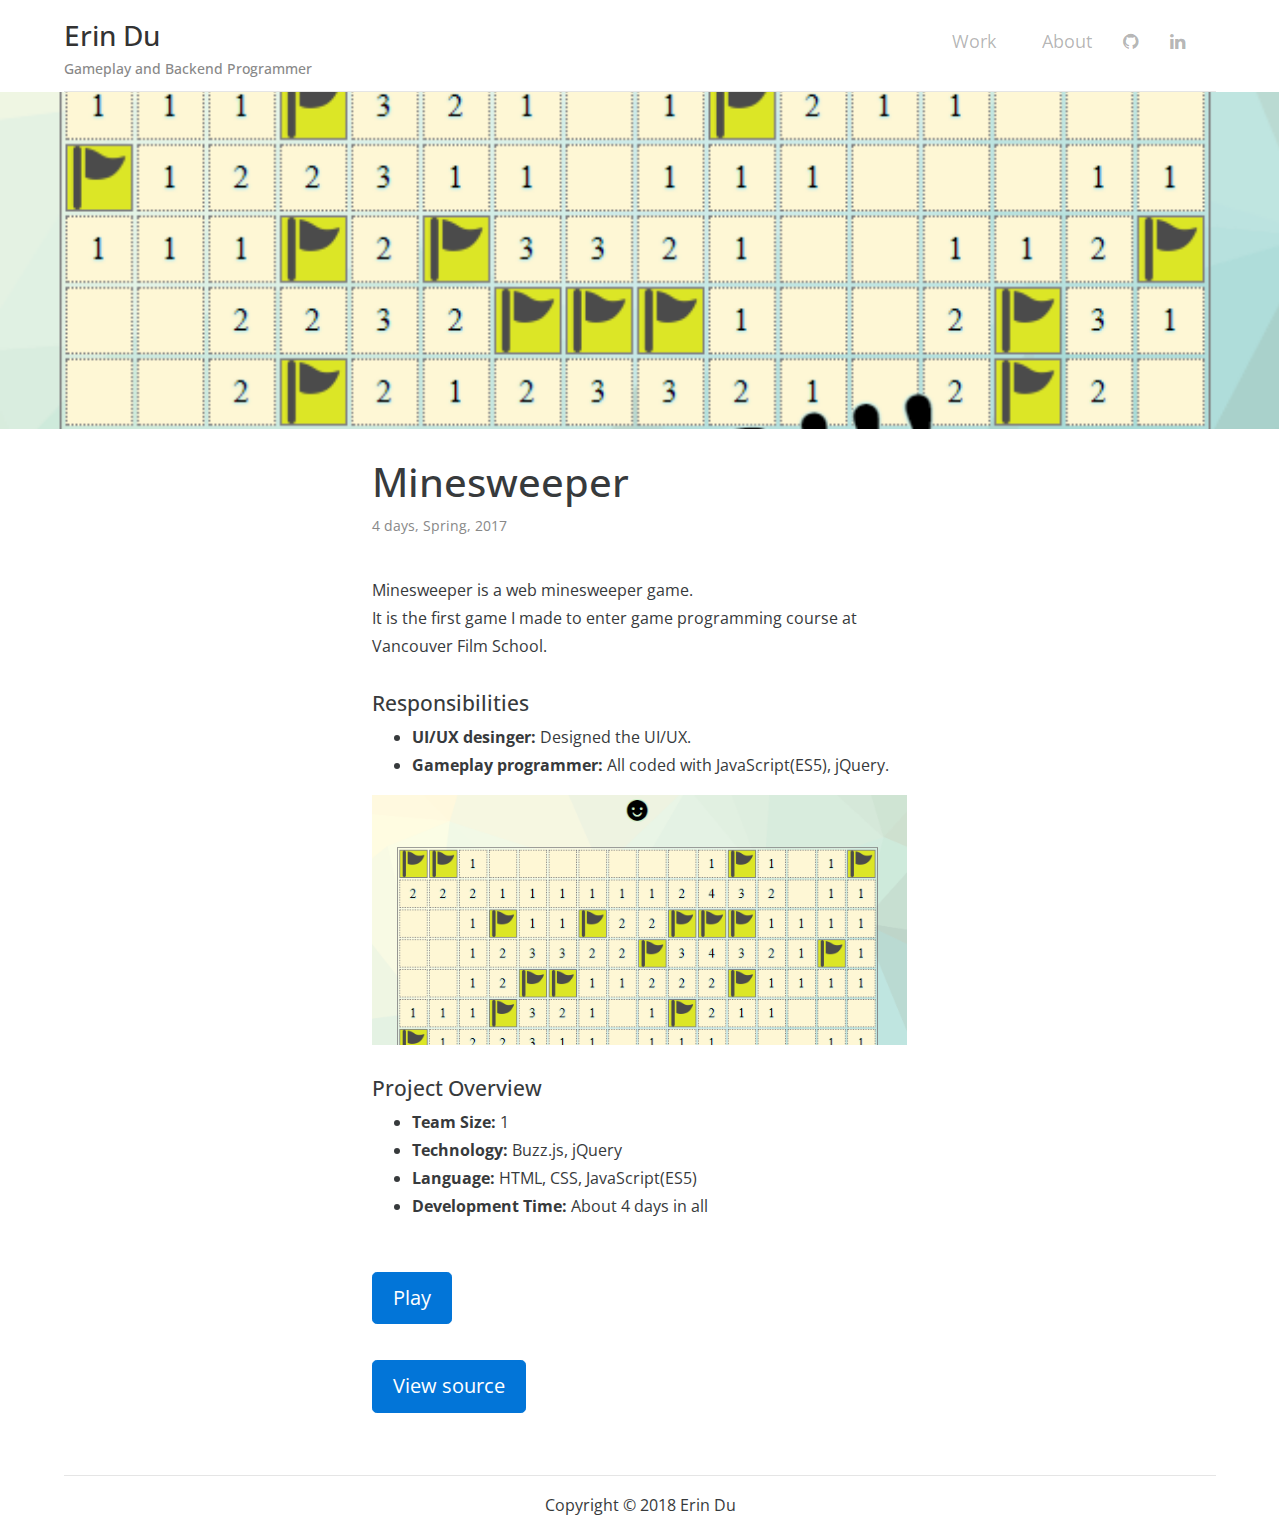
<file: minesweeper.html>
<!DOCTYPE html>
<html lang="en">
<head>
    <meta charset="UTF-8">
    <meta http-equiv="X-UA-Compatible" content="IE=edge">
    <meta name="viewport" content="width=device-width, initial-scale=1.0">

    <link rel='stylesheet' type='text/css' href='https://fonts.googleapis.com/css?family=Open+Sans:300,400,600,700,400italic'>
    <link href="https://fonts.googleapis.com/css?family=Roboto+Slab" rel="stylesheet">
    <link rel="stylesheet" type="text/css" href="css/bootstrap.min.css">
    <link rel="stylesheet" type="text/css" href="css/ekko-lightbox.min.css">
<!--    <link rel="stylesheet" type="text/css" href="css/ekko-lightbox-dark.css"> -->
    <link rel="stylesheet" type="text/css" href="font-awesome/css/font-awesome.min.css">
    <link rel="stylesheet" type="text/css" href="css/style.css">
    <link rel="stylesheet" type="text/css" href="css/custom.css">
<!--
Sigma Template
http://www.templatemo.com/tm-479-sigma
-->
    <title>Erin Du</title>
</head>

<body>

<header id="top" class="fixed-top">

	<div class="container-fluid">

        <div class="row">

            <div class="col-lg-4 col-md-12 site-title">
                <a href="index.html" class="logo-link">
                    <h1>Erin Du</h1>
                    <h2>Gameplay and Backend Programmer</h2>
                </a>
            </div>

            <div class="col-lg-8 col-md-12 main-menu">

                <nav class="navbar navbar-light">
                  <ul class="nav navbar-nav">
                    <li class="nav-item">
                      <a class="nav-link" href="index.html#work">Work</a>
                    </li>
                    <li class="nav-item">
                      <a class="nav-link" href="about.html#about">About</a>
                    </li>
                    <!-- <li class="nav-item">
                      <a class="nav-link" href="#contact">Contact</a>
                    </li> -->
                    <li class="nav-item social-link">
                        <a class="nav-link btn btn-social-icon btn-github" target="_blank" href="https://github.com/ErinDuXiao" title="+templatemo page" target="_parent"><i class="fa fa-github"></i></a>
                      </li>
                      <li class="nav-item social-link">
                        <a class="nav-link btn btn-social-icon btn-linkedin" target="_blank" href="https://www.linkedin.com/in/erin-du-156210108/" title="+templatemo page" target="_parent"><i class="fa fa-linkedin"></i></a>                    </li>
                  </ul>
                </nav>

            </div>

        </div>

        <div class="row">
            <div class="col-md-12">
            	<hr class="sigma-hr">
            </div>
        </div>

    </div>

</header>
<section class="work-detail">
    <div class="sigma-section-header minesweeper">
        <div class="col-md-offset-2 col-lg-offset-3 col-lg-6 col-md-8 col-sm-12 text-center">
        </div>
    </div>
	<div class="container-fluid">
        <div class="row single-page-nav">
        	<div class="sigma-content col-md-offset-2 col-lg-offset-3 col-lg-6 col-md-8 col-sm-12">
                <header>
                    <h2>Minesweeper</h2>
                    <p class="description">4 days, Spring, 2017</p>
                </header>
            	<p>
                    Minesweeper is a web minesweeper game.
                    <br>
                    It is the first game I made to enter game programming course at Vancouver Film School.
                </p>

                <div class="work-detail-section responsibilities">
                    <h3>Responsibilities</h3>
                    <ul>
                        <li><strong>UI/UX desinger:</strong> Designed the UI/UX. </li>
                        <li><strong>Gameplay programmer:</strong> All coded with JavaScript(ES5), jQuery. </li>
                    </ul>
                </div>
                <div class="project-overview-img minesweeper">
                </div>
                <div class="work-detail-section project-overview">
                    <h3>Project Overview</h3>
                    <div class="list-area">
                        <ul>
                            <li><strong>Team Size:</strong> 1</li>
                            <li><strong>Technology:</strong> Buzz.js, jQuery</li>
                            <li><strong>Language:</strong> HTML, CSS, JavaScript(ES5)</li>
                            <li><strong>Development Time:</strong> About 4 days in all</li>
                        </ul>
                    </div>
                </div>

                <div class="work-detail-section links">
                    <p>
                        <a class="btn btn-primary btn-lg" target="_blank" href="https://erinduxiao.github.io/Minesweeper/minesweeper.html">Play</a>
                    </p>
                    <p>
                        <a class="btn btn-primary btn-lg" target="_blank" href="https://github.com/ErinDuXiao/Minesweeper">View source</a>
                    </p>
                </div>
            </div>
        </div>

	</div>

</section>


<footer>

	<div class="container-fluid">

    	<div class="row">
            <div class="col-md-12">
            	<hr class="sigma-hr">
            </div>
        </div>

        <div class="row">
        	<div class="copyright col-lg-12">
            	<p>Copyright © 2018 Erin Du</p>
            </div>
        </div>

    </div>

</footer>

		<script src="js/jquery.min.js"></script>
		<script src="js/bootstrap.min.js"></script>
        <script src="js/ekko-lightbox.min.js"></script>
        <!-- <script src="js/jquery.singlePageNav.min.js"></script> -->
        <script>

            // Prevent console.log from generating errors in IE for the purposes of the demo
            if ( ! window.console ) console = { log: function(){} };

            // The actual plugin
            $('.single-page-nav').singlePageNav({
                offset: $('.single-page-nav').outerHeight(),
                filter: ':not(.external)',
                updateHash: true,
                beforeStart: function() {
                    console.log('begin scrolling');
                },
                onComplete: function() {
                    console.log('done scrolling');
                }
            });

			$(document).ready(function ($) {

				// delegate calls to data-toggle="lightbox"
				$(document).delegate('*[data-toggle="lightbox"]', 'click', function(event) {
					event.preventDefault();
					return $(this).ekkoLightbox({
						always_show_close: true
					});
				});

			});

        </script>

</body>
</html>
</file>
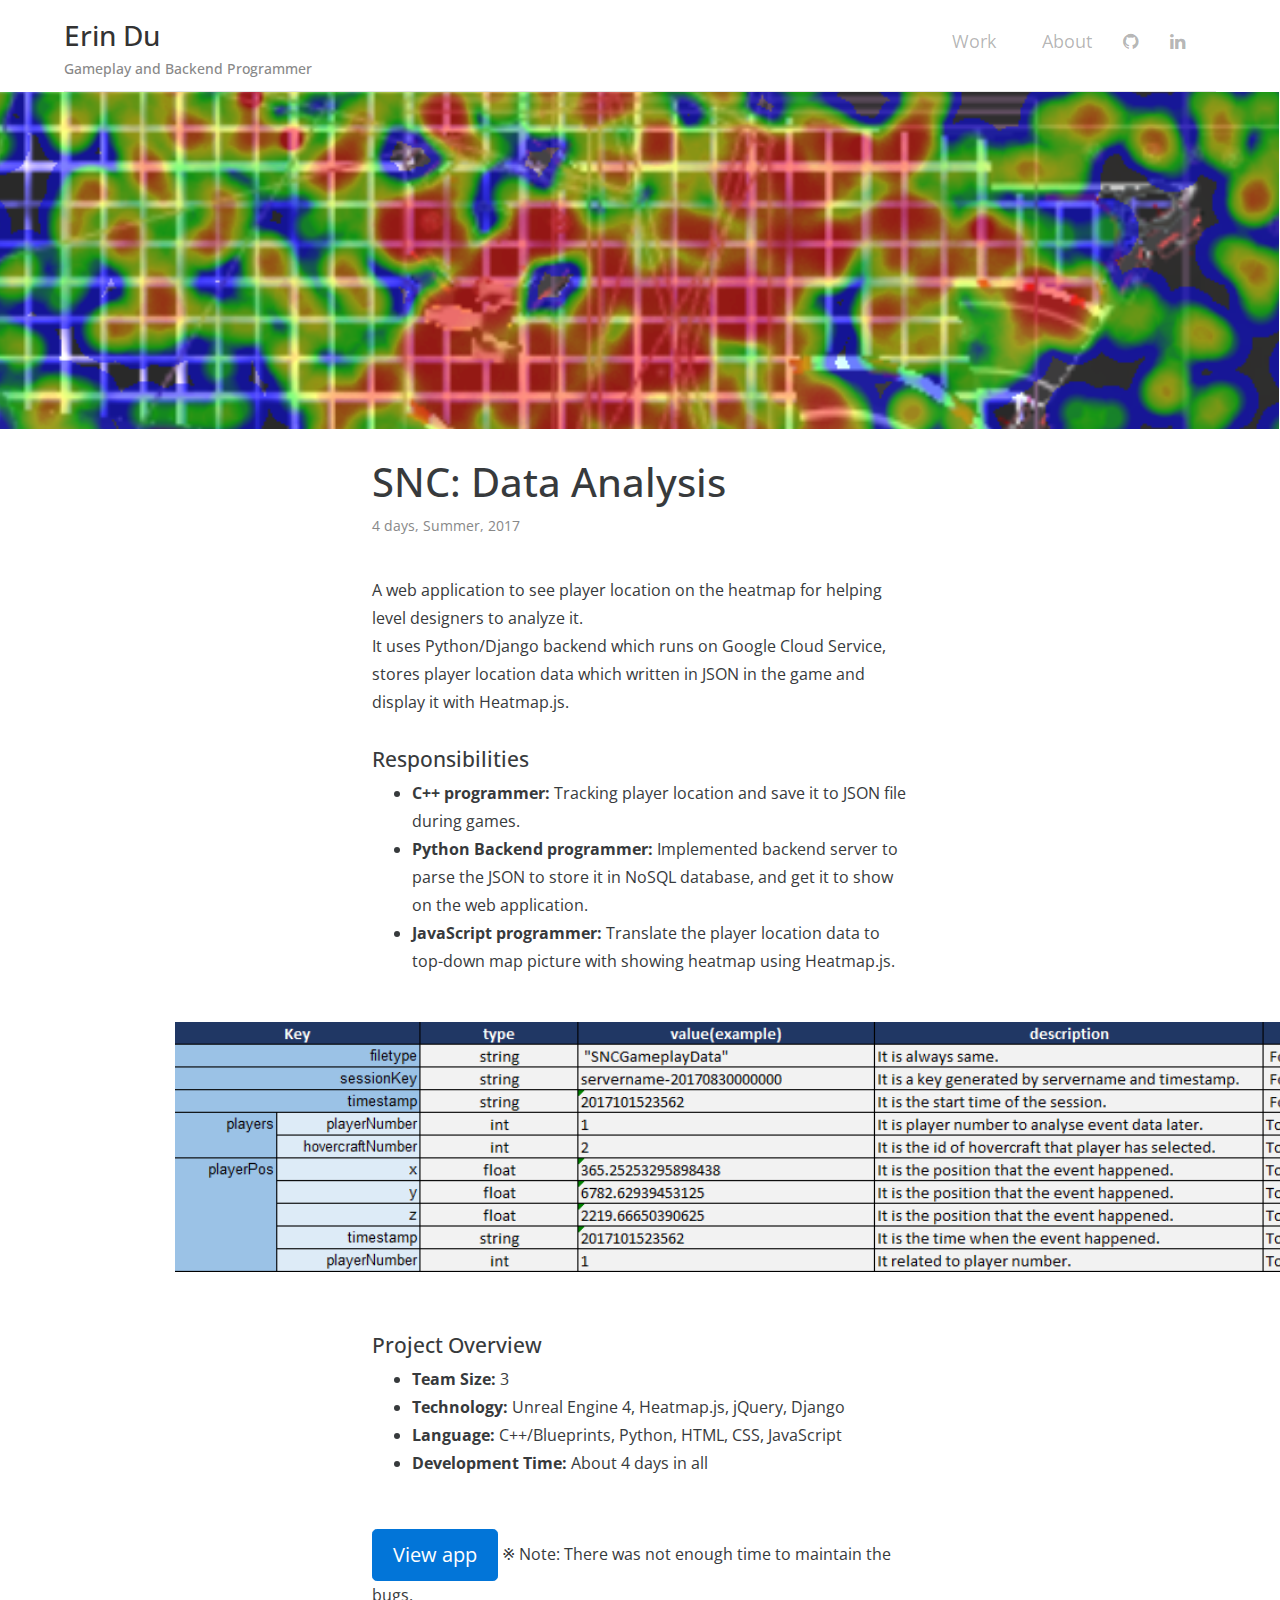
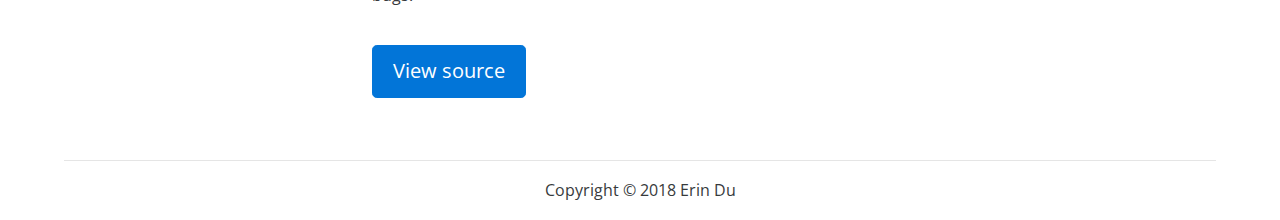
<file: sncHeatmap.html>
<!DOCTYPE html>
<html lang="en">
<head>
    <meta charset="UTF-8">
    <meta http-equiv="X-UA-Compatible" content="IE=edge">
    <meta name="viewport" content="width=device-width, initial-scale=1.0">

    <link rel='stylesheet' type='text/css' href='https://fonts.googleapis.com/css?family=Open+Sans:300,400,600,700,400italic'>
    <link href="https://fonts.googleapis.com/css?family=Roboto+Slab" rel="stylesheet">
    <link rel="stylesheet" type="text/css" href="css/bootstrap.min.css">
    <link rel="stylesheet" type="text/css" href="css/ekko-lightbox.min.css">
<!--    <link rel="stylesheet" type="text/css" href="css/ekko-lightbox-dark.css"> -->
    <link rel="stylesheet" type="text/css" href="font-awesome/css/font-awesome.min.css">
    <link rel="stylesheet" type="text/css" href="css/style.css">
    <link rel="stylesheet" type="text/css" href="css/custom.css">
<!--
Sigma Template
http://www.templatemo.com/tm-479-sigma
-->
    <title>Erin Du</title>
</head>

<body>

<header id="top" class="fixed-top">

	<div class="container-fluid">

        <div class="row">

            <div class="col-lg-4 col-md-12 site-title">
                <a href="index.html" class="logo-link">
                    <h1>Erin Du</h1>
                    <h2>Gameplay and Backend Programmer</h2>
                </a>
            </div>

            <div class="col-lg-8 col-md-12 main-menu">

                <nav class="navbar navbar-light">
                  <ul class="nav navbar-nav">
                    <li class="nav-item">
                      <a class="nav-link" href="index.html#work">Work</a>
                    </li>
                    <li class="nav-item">
                      <a class="nav-link" href="about.html#about">About</a>
                    </li>
                    <!-- <li class="nav-item">
                      <a class="nav-link" href="#contact">Contact</a>
                    </li> -->
                    <li class="nav-item social-link">
                        <a class="nav-link btn btn-social-icon btn-github" target="_blank" href="https://github.com/ErinDuXiao" title="+templatemo page" target="_parent"><i class="fa fa-github"></i></a>
                      </li>
                      <li class="nav-item social-link">
                        <a class="nav-link btn btn-social-icon btn-linkedin" target="_blank" href="https://www.linkedin.com/in/erin-du-156210108/" title="+templatemo page" target="_parent"><i class="fa fa-linkedin"></i></a>                    </li>
                  </ul>
                </nav>

            </div>

        </div>

        <div class="row">
            <div class="col-md-12">
            	<hr class="sigma-hr">
            </div>
        </div>

    </div>

</header>
<section class="work-detail">
    <div class="sigma-section-header snc-heatmap">
        <div class="col-md-offset-2 col-lg-offset-3 col-lg-6 col-md-8 col-sm-12 text-center">
            <!-- <h1></h1>
            <p></p><p></p><p></p><p></p> -->
        </div>
    </div>
	<div class="container-fluid">
        <div class="row single-page-nav">
        	<div class="sigma-content col-md-offset-2 col-lg-offset-3 col-lg-6 col-md-8 col-sm-12">
                <header>
                    <h2>SNC: Data Analysis</h2>
                    <p class="description">4 days, Summer, 2017</p>
                </header>
            	<p>
                    A web application to see player location on the heatmap for helping level designers to analyze it.
                    <br>
                    It uses Python/Django backend which runs on Google Cloud Service, stores player location data which written in JSON in the game and display it with Heatmap.js.
                </p>
                <div class="work-detail-section responsibilities">
                    <h3>Responsibilities</h3>
                    <!-- <strong>Networking programmer</strong> -->
                    <ul>
                        <li><strong>C++ programmer:</strong> Tracking player location and save it to JSON file during games.</li>
                        <li><strong>Python Backend programmer:</strong> Implemented backend server to parse the JSON to store it in NoSQL database, and get it to show on the web application.</li>
                        <li><strong>JavaScript programmer:</strong> Translate the player location data to top-down map picture with showing heatmap using Heatmap.js.</li>
                    </ul>
                </div>
            </div>
            <div class="col-md-offset-1 col-lg-12 col-md-12 col-sm-12">
                <div class="project-overview-img snc-heatmap-db col-lg-12">
                </div>
            </div>
            <div class="sigma-content col-md-offset-2 col-lg-offset-3 col-lg-6 col-md-8 col-sm-12">

                <div class="work-detail-section project-overview">
                    <h3>Project Overview</h3>
                    <div class="list-area">
                        <ul>
                            <li><strong>Team Size:</strong> 3</li>
                            <li><strong>Technology:</strong> Unreal Engine 4, Heatmap.js, jQuery, Django</li>
                            <li><strong>Language:</strong> C++/Blueprints, Python, HTML, CSS, JavaScript</li>
                            <li><strong>Development Time:</strong> About 4 days in all</li>
                        </ul>
                    </div>
                </div>

                <div class="work-detail-section links">
                    <p>
                        <a class="btn btn-primary btn-lg" target="_blank" href="http://sncdataanalysis-b.appspot.com/">View app</a>
                        ※ Note: There was not enough time to maintain the bugs.
                    </p>
                    <p>
                        <a class="btn btn-primary btn-lg" target="_blank" href="https://github.com/ErinDuXiao/SNCDataAnalysis">View source</a>
                    </p>
                </div>
            </div>
        </div>

	</div>

</section>


<footer>

	<div class="container-fluid">

    	<div class="row">
            <div class="col-md-12">
            	<hr class="sigma-hr">
            </div>
        </div>

        <div class="row">
        	<div class="copyright col-lg-12">
            	<p>Copyright © 2018 Erin Du</p>
            </div>
        </div>

    </div>

</footer>

		<script src="js/jquery.min.js"></script>
		<script src="js/bootstrap.min.js"></script>
        <script src="js/ekko-lightbox.min.js"></script>
        <!-- <script src="js/jquery.singlePageNav.min.js"></script> -->
        <script>

            // Prevent console.log from generating errors in IE for the purposes of the demo
            if ( ! window.console ) console = { log: function(){} };

            // The actual plugin
            $('.single-page-nav').singlePageNav({
                offset: $('.single-page-nav').outerHeight(),
                filter: ':not(.external)',
                updateHash: true,
                beforeStart: function() {
                    console.log('begin scrolling');
                },
                onComplete: function() {
                    console.log('done scrolling');
                }
            });

			$(document).ready(function ($) {

				// delegate calls to data-toggle="lightbox"
				$(document).delegate('*[data-toggle="lightbox"]', 'click', function(event) {
					event.preventDefault();
					return $(this).ekkoLightbox({
						always_show_close: true
					});
				});

			});

        </script>

</body>
</html>
</file>
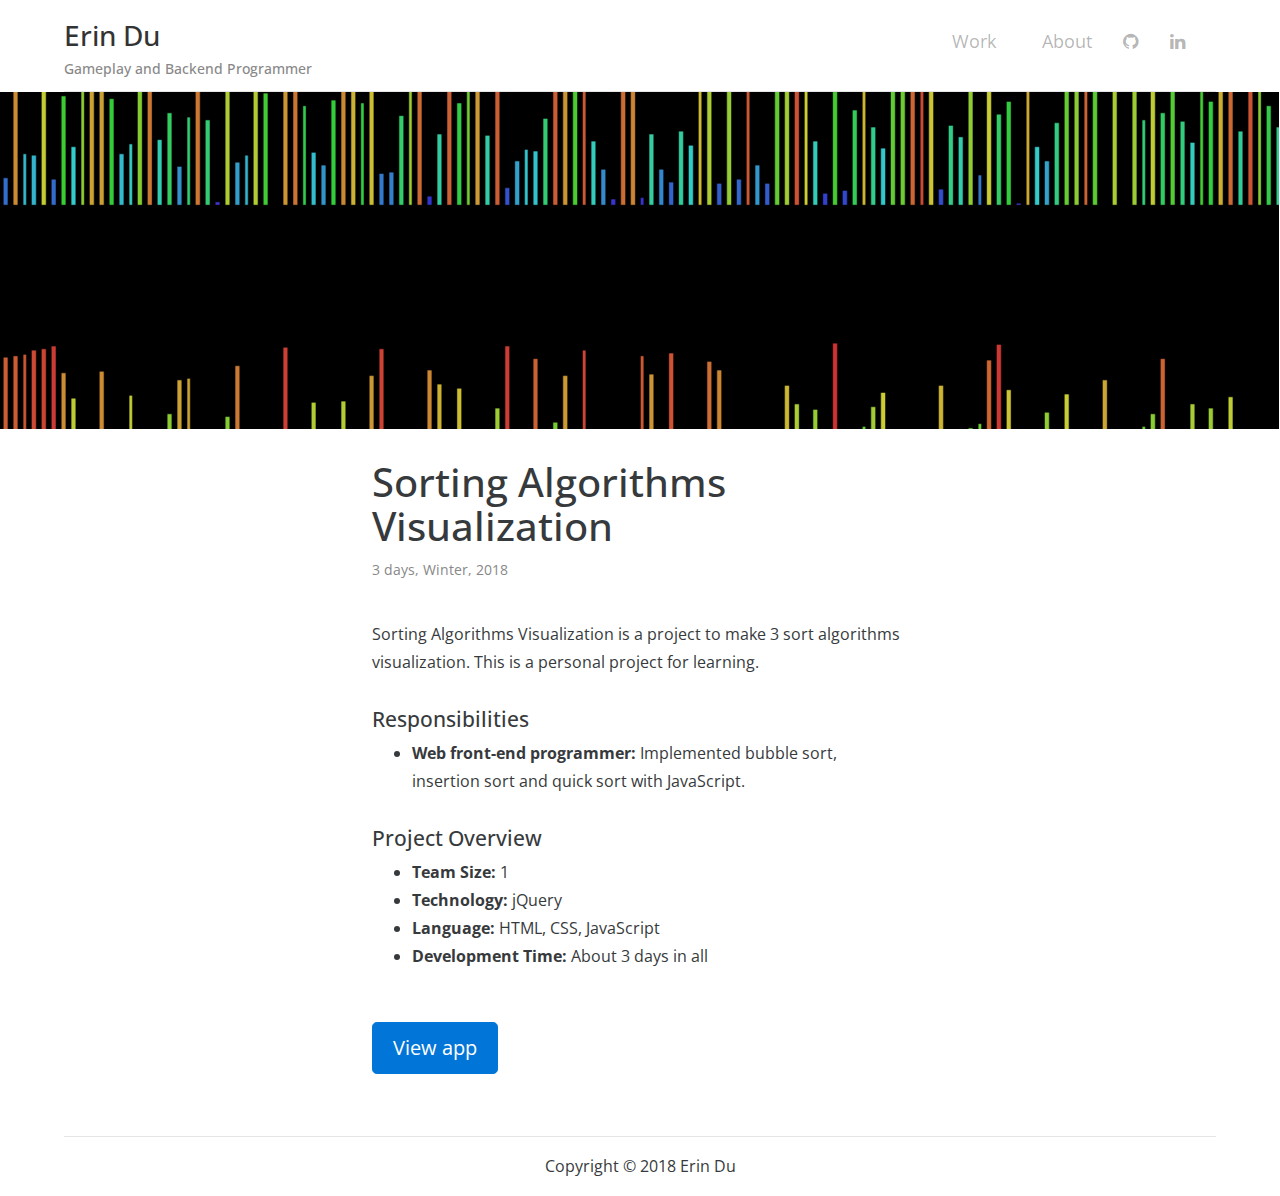
<file: sorting-visualization.html>
<!DOCTYPE html>
<html lang="en">
<head>
    <meta charset="UTF-8">
    <meta http-equiv="X-UA-Compatible" content="IE=edge">
    <meta name="viewport" content="width=device-width, initial-scale=1.0">

    <link rel='stylesheet' type='text/css' href='https://fonts.googleapis.com/css?family=Open+Sans:300,400,600,700,400italic'>
    <link href="https://fonts.googleapis.com/css?family=Roboto+Slab" rel="stylesheet">
    <link rel="stylesheet" type="text/css" href="css/bootstrap.min.css">
    <link rel="stylesheet" type="text/css" href="css/ekko-lightbox.min.css">
<!--    <link rel="stylesheet" type="text/css" href="css/ekko-lightbox-dark.css"> -->
    <link rel="stylesheet" type="text/css" href="font-awesome/css/font-awesome.min.css">
    <link rel="stylesheet" type="text/css" href="css/style.css">
    <link rel="stylesheet" type="text/css" href="css/custom.css">
<!--
Sigma Template
http://www.templatemo.com/tm-479-sigma
-->
    <title>Erin Du</title>
</head>

<body>

<header id="top" class="fixed-top">

	<div class="container-fluid">

        <div class="row">

            <div class="col-lg-4 col-md-12 site-title">
                <a href="index.html" class="logo-link">
                    <h1>Erin Du</h1>
                    <h2>Gameplay and Backend Programmer</h2>
                </a>
            </div>

            <div class="col-lg-8 col-md-12 main-menu">

                <nav class="navbar navbar-light">
                  <ul class="nav navbar-nav">
                    <li class="nav-item">
                      <a class="nav-link" href="index.html#work">Work</a>
                    </li>
                    <li class="nav-item">
                      <a class="nav-link" href="about.html#about">About</a>
                    </li>
                    <!-- <li class="nav-item">
                      <a class="nav-link" href="#contact">Contact</a>
                    </li> -->
                    <li class="nav-item social-link">
                        <a class="nav-link btn btn-social-icon btn-github" target="_blank" href="https://github.com/ErinDuXiao" title="+templatemo page" target="_parent"><i class="fa fa-github"></i></a>
                      </li>
                      <li class="nav-item social-link">
                        <a class="nav-link btn btn-social-icon btn-linkedin" target="_blank" href="https://www.linkedin.com/in/erin-du-156210108/" title="+templatemo page" target="_parent"><i class="fa fa-linkedin"></i></a>                    </li>
                  </ul>
                </nav>

            </div>

        </div>

        <div class="row">
            <div class="col-md-12">
            	<hr class="sigma-hr">
            </div>
        </div>

    </div>

</header>
<section class="work-detail">
    <div class="sigma-section-header sorting-visualization">
        <div class="col-md-offset-2 col-lg-offset-3 col-lg-6 col-md-8 col-sm-12 text-center">
        </div>
    </div>
	<div class="container-fluid">
        <div class="row single-page-nav">
        	<div class="sigma-content col-md-offset-2 col-lg-offset-3 col-lg-6 col-md-8 col-sm-12">
                <header>
                    <h2>Sorting Algorithms Visualization</h2>
                    <p class="description">3 days, Winter, 2018</p>
                </header>
            	<p>
                    Sorting Algorithms Visualization is a project to make 3 sort algorithms visualization. This is a personal project for learning.
                </p>

                <div class="work-detail-section responsibilities">
                    <h3>Responsibilities</h3>
                    <ul>
                        <li><strong>Web front-end programmer:</strong> Implemented bubble sort, insertion sort and quick sort with JavaScript.</li>
                    </ul>
                </div>
                <div class="work-detail-section project-overview">
                    <h3>Project Overview</h3>
                    <div class="list-area">
                        <ul>
                            <li><strong>Team Size:</strong> 1</li>
                            <li><strong>Technology:</strong> jQuery </li>
                            <li><strong>Language:</strong> HTML, CSS, JavaScript </li>
                            <li><strong>Development Time:</strong> About 3 days in all</li>
                        </ul>
                    </div>
                </div>

                <div class="work-detail-section links">
                    <p>
                        <a class="btn btn-primary btn-lg" target="_blank" href="https://erinduxiao.github.io/Sorting-Algorithms/">View app</a>
                    </p>
                </div>
            </div>
        </div>

	</div>

</section>


<footer>

	<div class="container-fluid">

    	<div class="row">
            <div class="col-md-12">
            	<hr class="sigma-hr">
            </div>
        </div>

        <div class="row">
        	<div class="copyright col-lg-12">
            	<p>Copyright © 2018 Erin Du</p>
            </div>
        </div>

    </div>

</footer>

		<script src="js/jquery.min.js"></script>
		<script src="js/bootstrap.min.js"></script>
        <script src="js/ekko-lightbox.min.js"></script>
        <!-- <script src="js/jquery.singlePageNav.min.js"></script> -->
        <script>

            // Prevent console.log from generating errors in IE for the purposes of the demo
            if ( ! window.console ) console = { log: function(){} };

            // The actual plugin
            $('.single-page-nav').singlePageNav({
                offset: $('.single-page-nav').outerHeight(),
                filter: ':not(.external)',
                updateHash: true,
                beforeStart: function() {
                    console.log('begin scrolling');
                },
                onComplete: function() {
                    console.log('done scrolling');
                }
            });

			$(document).ready(function ($) {

				// delegate calls to data-toggle="lightbox"
				$(document).delegate('*[data-toggle="lightbox"]', 'click', function(event) {
					event.preventDefault();
					return $(this).ekkoLightbox({
						always_show_close: true
					});
				});

			});

        </script>

</body>
</html>
</file>
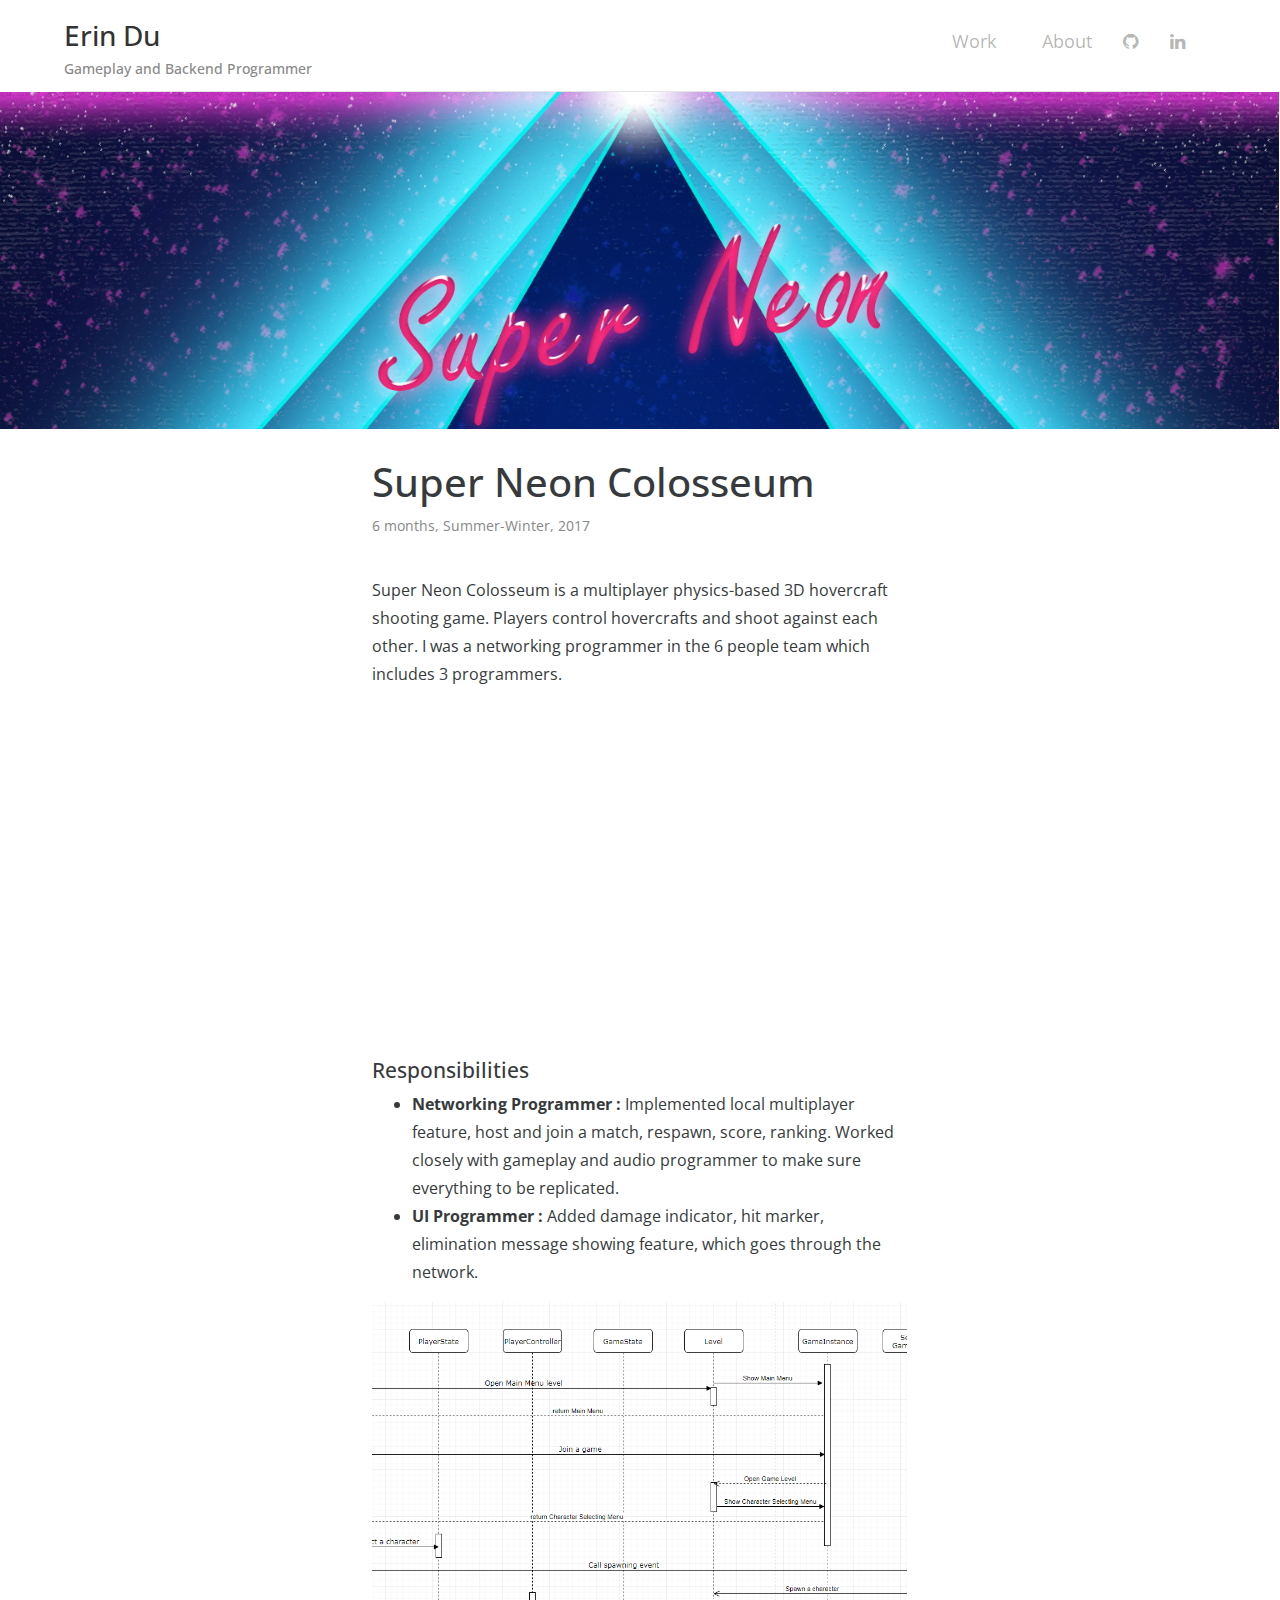
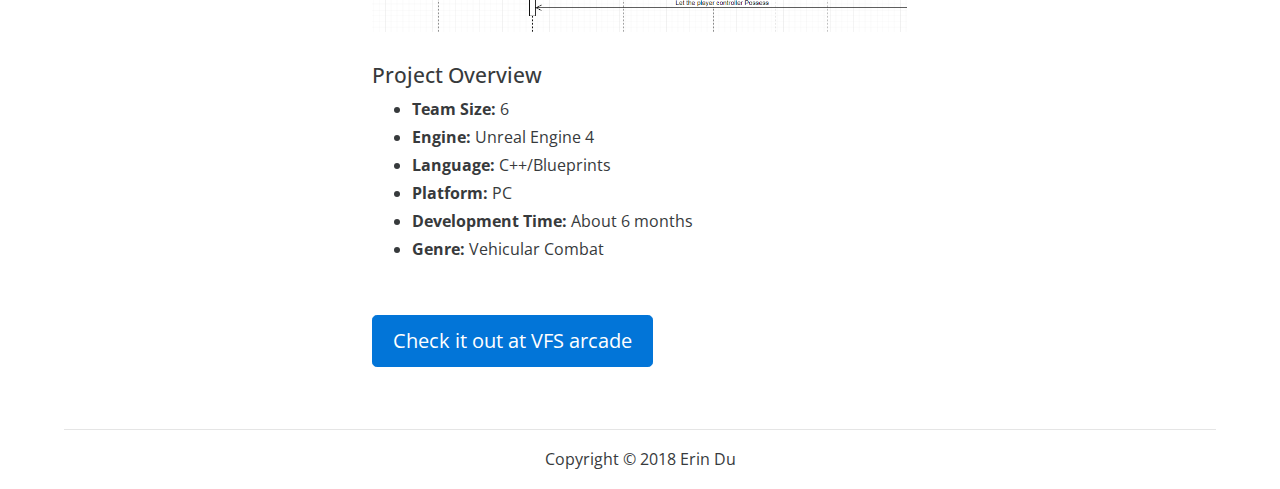
<file: superNeonColosseum.html>
<!DOCTYPE html>
<html lang="en">
<head>
    <meta charset="UTF-8">
    <meta http-equiv="X-UA-Compatible" content="IE=edge">
    <meta name="viewport" content="width=device-width, initial-scale=1.0">

    <link rel='stylesheet' type='text/css' href='https://fonts.googleapis.com/css?family=Open+Sans:300,400,600,700,400italic'>
    <link href="https://fonts.googleapis.com/css?family=Roboto+Slab" rel="stylesheet">
    <link rel="stylesheet" type="text/css" href="css/bootstrap.min.css">
    <link rel="stylesheet" type="text/css" href="css/ekko-lightbox.min.css">
<!--    <link rel="stylesheet" type="text/css" href="css/ekko-lightbox-dark.css"> -->
    <link rel="stylesheet" type="text/css" href="font-awesome/css/font-awesome.min.css">
    <link rel="stylesheet" type="text/css" href="css/style.css">
    <link rel="stylesheet" type="text/css" href="css/custom.css">
<!--
Sigma Template
http://www.templatemo.com/tm-479-sigma
-->
    <title>Erin Du</title>
</head>

<body>

<header id="top" class="fixed-top">

	<div class="container-fluid">

        <div class="row">

            <div class="col-lg-4 col-md-12 site-title">
                <a href="index.html" class="logo-link">
                    <h1>Erin Du</h1>
                    <h2>Gameplay and Backend Programmer</h2>
                </a>
            </div>

            <div class="col-lg-8 col-md-12 main-menu">

                <nav class="navbar navbar-light">
                  <ul class="nav navbar-nav">
                    <li class="nav-item">
                      <a class="nav-link" href="index.html#work">Work</a>
                    </li>
                    <li class="nav-item">
                      <a class="nav-link" href="about.html#about">About</a>
                    </li>
                    <!-- <li class="nav-item">
                      <a class="nav-link" href="#contact">Contact</a>
                    </li> -->
                    <li class="nav-item social-link">
                        <a class="nav-link btn btn-social-icon btn-github" target="_blank" href="https://github.com/ErinDuXiao" title="+templatemo page" target="_parent"><i class="fa fa-github"></i></a>
                      </li>
                      <li class="nav-item social-link">
                        <a class="nav-link btn btn-social-icon btn-linkedin" target="_blank" href="https://www.linkedin.com/in/erin-du-156210108/" title="+templatemo page" target="_parent"><i class="fa fa-linkedin"></i></a>                    </li>
                  </ul>
                </nav>

            </div>

        </div>

        <div class="row">
            <div class="col-md-12">
            	<hr class="sigma-hr">
            </div>
        </div>

    </div>

</header>
<section class="work-detail">
    <div class="sigma-section-header snc">
        <div class="col-md-offset-2 col-lg-offset-3 col-lg-6 col-md-8 col-sm-12 text-center">
            <!-- <h1></h1>
            <p></p><p></p><p></p><p></p> -->
        </div>
    </div>
	<div class="container-fluid">
        <div class="row single-page-nav">
        	<div class="sigma-content col-md-offset-2 col-lg-offset-3 col-lg-6 col-md-8 col-sm-12">
                <header>
                    <h2>Super Neon Colosseum</h2>
                    <p class="description">6 months, Summer-Winter, 2017</p>
                </header>
            	<p>
                    <span>Super Neon Colosseum</span> is a multiplayer physics-based 3D hovercraft shooting game.
                    Players control hovercrafts and shoot against each other.
                    I was a networking programmer in the 6 people team which includes 3 programmers.
                </p>
                <div class="video">
                      <iframe
                      src="https://www.youtube.com/embed/WehrqSj65iE?showinfo=0&rel=0"
                      frameborder="0" allowfullscreen>
                      </iframe>
                </div>
                <div class="work-detail-section responsibilities">
                    <h3>Responsibilities</h3>
                    <!-- <strong>Networking programmer</strong> -->
                    <ul>
                        <li><strong>Networking Programmer :</strong> Implemented local multiplayer feature, host and join a match, respawn, score, ranking. Worked closely with gameplay and audio programmer to make sure everything to be replicated.</li>
                        <li><strong>UI Programmer :</strong> Added damage indicator, hit marker, elimination message showing feature, which goes through the network.</li>
                    </ul>
                </div>
                <div class="project-overview-img snc-sq">
                </div>
                <div class="work-detail-section project-overview">
                    <h3>Project Overview</h3>
                    <div class="list-area">
                        <ul>
                            <li><strong>Team Size:</strong> 6</li>
                            <li><strong>Engine:</strong> Unreal Engine 4</li>
                            <li><strong>Language:</strong> C++/Blueprints</li>
                            <li><strong>Platform:</strong> PC</li>
                            <li><strong>Development Time:</strong> About 6 months</li>
                            <li><strong>Genre:</strong> Vehicular Combat</li>
                        </ul>
                    </div>
                </div>

                <div class="work-detail-section links">
                    <p>
                        <a class="btn btn-primary btn-lg"  target="_blank" href="http://community.vfs.com/arcade/game/super-neon-colosseum/">Check it out at VFS arcade</a>
                    </p>
                </div>

            </div>
        </div>

	</div>

</section>


<footer>

	<div class="container-fluid">

    	<div class="row">
            <div class="col-md-12">
            	<hr class="sigma-hr">
            </div>
        </div>

        <div class="row">
        	<div class="copyright col-lg-12">
            	<p>Copyright © 2018 Erin Du</p>
            </div>
        </div>

    </div>

</footer>

		<script src="js/jquery.min.js"></script>
		<script src="js/bootstrap.min.js"></script>
        <script src="js/ekko-lightbox.min.js"></script>
        <!-- <script src="js/jquery.singlePageNav.min.js"></script> -->
        <script>

            // Prevent console.log from generating errors in IE for the purposes of the demo
            if ( ! window.console ) console = { log: function(){} };

            // The actual plugin
            $('.single-page-nav').singlePageNav({
                offset: $('.single-page-nav').outerHeight(),
                filter: ':not(.external)',
                updateHash: true,
                beforeStart: function() {
                    console.log('begin scrolling');
                },
                onComplete: function() {
                    console.log('done scrolling');
                }
            });

			$(document).ready(function ($) {

				// delegate calls to data-toggle="lightbox"
				$(document).delegate('*[data-toggle="lightbox"]', 'click', function(event) {
					event.preventDefault();
					return $(this).ekkoLightbox({
						always_show_close: true
					});
				});

			});

        </script>

</body>
</html>
</file>
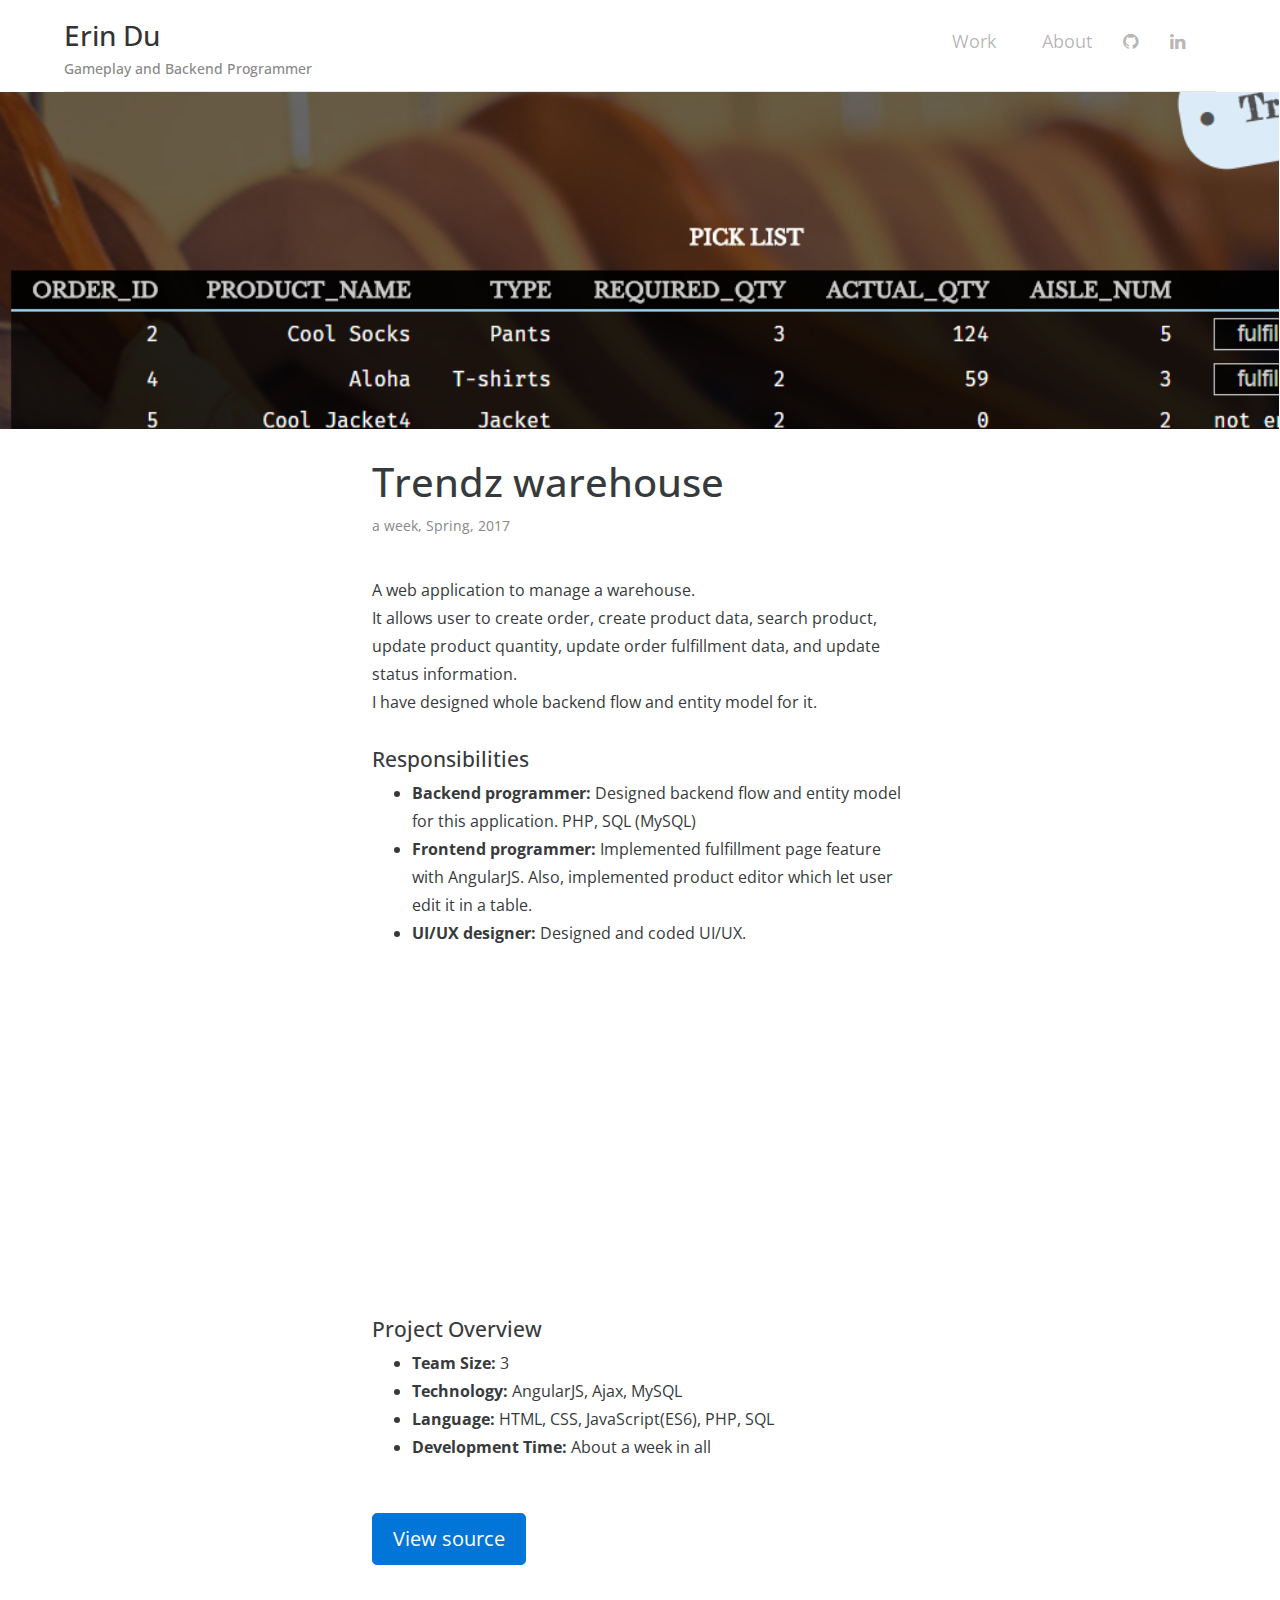
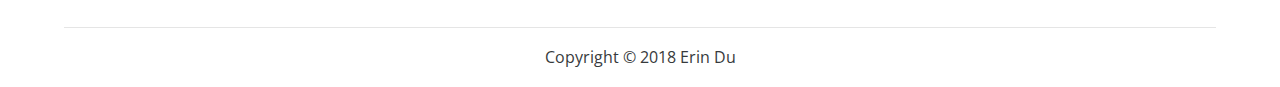
<file: warehouse.html>
<!DOCTYPE html>
<html lang="en">
<head>
    <meta charset="UTF-8">
    <meta http-equiv="X-UA-Compatible" content="IE=edge">
    <meta name="viewport" content="width=device-width, initial-scale=1.0">

    <link rel='stylesheet' type='text/css' href='https://fonts.googleapis.com/css?family=Open+Sans:300,400,600,700,400italic'>
    <link href="https://fonts.googleapis.com/css?family=Roboto+Slab" rel="stylesheet">
    <link rel="stylesheet" type="text/css" href="css/bootstrap.min.css">
    <link rel="stylesheet" type="text/css" href="css/ekko-lightbox.min.css">
<!--    <link rel="stylesheet" type="text/css" href="css/ekko-lightbox-dark.css"> -->
    <link rel="stylesheet" type="text/css" href="font-awesome/css/font-awesome.min.css">
    <link rel="stylesheet" type="text/css" href="css/style.css">
    <link rel="stylesheet" type="text/css" href="css/custom.css">
<!--
Sigma Template
http://www.templatemo.com/tm-479-sigma
-->
    <title>Erin Du</title>
</head>

<body>

<header id="top" class="fixed-top">

	<div class="container-fluid">

        <div class="row">

            <div class="col-lg-4 col-md-12 site-title">
                <a href="index.html" class="logo-link">
                    <h1>Erin Du</h1>
                    <h2>Gameplay and Backend Programmer</h2>
                </a>
            </div>

            <div class="col-lg-8 col-md-12 main-menu">

                <nav class="navbar navbar-light">
                  <ul class="nav navbar-nav">
                    <li class="nav-item">
                      <a class="nav-link" href="index.html#work">Work</a>
                    </li>
                    <li class="nav-item">
                      <a class="nav-link" href="about.html#about">About</a>
                    </li>
                    <!-- <li class="nav-item">
                      <a class="nav-link" href="#contact">Contact</a>
                    </li> -->
                    <li class="nav-item social-link">
                        <a class="nav-link btn btn-social-icon btn-github" target="_blank" href="https://github.com/ErinDuXiao" title="+templatemo page" target="_parent"><i class="fa fa-github"></i></a>
                      </li>
                      <li class="nav-item social-link">
                        <a class="nav-link btn btn-social-icon btn-linkedin" target="_blank" href="https://www.linkedin.com/in/erin-du-156210108/" title="+templatemo page" target="_parent"><i class="fa fa-linkedin"></i></a>                    </li>
                  </ul>
                </nav>

            </div>

        </div>

        <div class="row">
            <div class="col-md-12">
            	<hr class="sigma-hr">
            </div>
        </div>

    </div>

</header>
<section class="work-detail">
    <div class="sigma-section-header warehouse">
        <div class="col-md-offset-2 col-lg-offset-3 col-lg-6 col-md-8 col-sm-12 text-center">
            <!-- <h1></h1>
            <p></p><p></p><p></p><p></p> -->
        </div>
    </div>
	<div class="container-fluid">
        <div class="row single-page-nav">
        	<div class="sigma-content col-md-offset-2 col-lg-offset-3 col-lg-6 col-md-8 col-sm-12">
                <header>
                    <h2>Trendz warehouse</h2>
                    <p class="description">a week, Spring, 2017</p>
                </header>
            	<p>
                    A web application to manage a warehouse.
                    <br>
                    It allows user to create order, create product data, search product, update product quantity, update order fulfillment data, and update status information.
                    <br>
                    I have designed whole backend flow and entity model for it.
                </p>

                <div class="work-detail-section responsibilities">
                    <h3>Responsibilities</h3>
                    <!-- <strong>Networking programmer</strong> -->
                    <ul>
                        <li><strong>Backend programmer:</strong> Designed backend flow and entity model for this application. PHP, SQL (MySQL)</li>
                        <li><strong>Frontend programmer:</strong> Implemented fulfillment page feature with AngularJS. Also, implemented product editor which let user edit it in a table.</li>
                        <li><strong>UI/UX designer:</strong> Designed and coded UI/UX.</li>
                    </ul>
                </div>

                <div class="video">
                      <iframe
                      src="https://www.youtube.com/embed/Mrf3nqMI0Qc?showinfo=0&rel=0"
                      frameborder="0" allowfullscreen>
                      </iframe>
                </div>

                <div class="work-detail-section project-overview">
                    <h3>Project Overview</h3>
                    <div class="list-area">
                        <ul>
                            <li><strong>Team Size:</strong> 3</li>
                            <li><strong>Technology:</strong> AngularJS, Ajax, MySQL</li>
                            <li><strong>Language:</strong> HTML, CSS, JavaScript(ES6), PHP, SQL</li>
                            <li><strong>Development Time:</strong> About a week in all</li>
                        </ul>
                    </div>
                </div>

                <div class="work-detail-section links">
                    <p>
                        <a class="btn btn-primary btn-lg" target="_blank" href="https://github.com/ErinDuXiao/TrenzWarehouse">View source</a>
                    </p>
                </div>
            </div>
        </div>

	</div>

</section>


<footer>

	<div class="container-fluid">

    	<div class="row">
            <div class="col-md-12">
            	<hr class="sigma-hr">
            </div>
        </div>

        <div class="row">
        	<div class="copyright col-lg-12">
            	<p>Copyright © 2018 Erin Du</p>
            </div>
        </div>

    </div>

</footer>

		<script src="js/jquery.min.js"></script>
		<script src="js/bootstrap.min.js"></script>
        <script src="js/ekko-lightbox.min.js"></script>
        <!-- <script src="js/jquery.singlePageNav.min.js"></script> -->
        <script>

            // Prevent console.log from generating errors in IE for the purposes of the demo
            if ( ! window.console ) console = { log: function(){} };

            // The actual plugin
            $('.single-page-nav').singlePageNav({
                offset: $('.single-page-nav').outerHeight(),
                filter: ':not(.external)',
                updateHash: true,
                beforeStart: function() {
                    console.log('begin scrolling');
                },
                onComplete: function() {
                    console.log('done scrolling');
                }
            });

			$(document).ready(function ($) {

				// delegate calls to data-toggle="lightbox"
				$(document).delegate('*[data-toggle="lightbox"]', 'click', function(event) {
					event.preventDefault();
					return $(this).ekkoLightbox({
						always_show_close: true
					});
				});

			});

        </script>

</body>
</html>
</file>
<file: css/style.css>
/* 

Sigma Template

http://www.templatemo.com/tm-479-sigma

*/

body {
    font-family: 'Open Sans', sans-serif;
	font-size: 18px;
	font-weight: normal;
	line-height: 34px;
}

h1 {
	font-size: 34px;
}

h2 {
	font-size: 30px;
}

.container-fluid {
	margin-left: 5%;
	margin-right: 5%;
}

.sigma-icon {
	font-size: 72px;
	padding: 30px;
}

.contact-icon {
	font-size: 30px;
	padding: 0 20px 0 0;
	min-width: 50px;
}

.site-title {
	padding: 0;
	margin-top: 30px;
	margin-bottom: 20px;
}

.site-title h1 {
	color: #333;
}

.site-title h2 {
	color: #888;
	font-size: 16px;
	padding-top: 20px;
}

.text-center {
	text-align: center;
}
.text-right {
	text-align: right;
}

.main-menu {
	margin-top: 60px;
}

.navbar {
	float: right;
	padding: 0 !important;
	margin: 0 !important;
}

.nav-link {
	padding: 10px 15px;
	font-size: 18px;
}

.sigma-hr {
   	margin: 15px -15px !important;
}

.sigmapad {
	padding: 0 1px 1px 0 !important;
	margin: 0 !important;
}

.sigmano {
	padding: 0 !important;
	margin: 0 !important;
}

.sigma-home h1 {
	font-size: 48px;
}
.sigma-home p {
	font-size: 24px;
	color: #555;
	line-height: 44px;
}
.sigma-home {
	padding: 0px;
	padding-top: 150px;
	padding-bottom: 150px;
	background: url(../images/tm-sigma-00.jpg) no-repeat center center fixed; 
	-webkit-background-size: cover;
	-moz-background-size: cover;
	-o-background-size: cover;
	background-size: cover;
	border-right: 1px solid #fff;
	border-bottom: 1px solid #fff;
}

.space40 {
	margin-bottom: 40px;
}

.sigma-start {
	margin: 10px;
	padding: 16px 40px;
	min-width: 200px;
	font-size: 22px;
}

.sigma-content {
	padding: 60px 40px;
	border-right: 1px solid #fff;
	border-bottom: 1px solid #fff;
	min-height: 280px;
}

.sigma-section-header {
	padding: 0px;
	padding-top: 100px;
	padding-bottom: 80px;
	background: url(../images/tm-sigma-00.jpg) no-repeat center center fixed; 
	-webkit-background-size: cover;
	-moz-background-size: cover;
	-o-background-size: cover;
	background-size: cover;
	border-right: 1px solid #fff;
	border-bottom: 1px solid #fff;
}

.sigma-home p, .sigma-content p, .sigma-section-header p {
	padding: 20px 0 0 0;
}

.form-group {
	margin: 20px 0;
}

/* Sigma BG Colors --- BEGIN */

.sigma-bg-lightgray {
	background-color: #E4E8E8;
}

.sigma-bg-gray {
	background-color: #999;
	color: #FFF;
}

.sigma-bg-darkgray {
	background-color: #666;
	color: #FFF;
}

.sigma-bg-black {
	background-color: #444;
	color: #FFF;
}

.sigma-bg-blue {
	background-color: #28B;
	color: #FFF;
}

.sigma-bg-red {
	background-color: #A52;
	color: #FFF;
}

.sigma-bg-pink {
	background-color: #EBE;
	color: #000;
}

.sigma-bg-lightblue {
	background-color: #92C4F8;
	color: #000;
}

.sigma-bg-yellow {
	background-color: #A4A430;
	color: #FFF;
}

.sigma-bg-green {
	background-color: #496;
	color: #FFF;
}

/* Sigma BG Colors --- END */

.sigma-copyright {
	margin: 0;
	padding: 10px 0 30px 0;
	font-size: 14px;
}

@media (max-width:1330px) {
	body {
		font-size: 16px;
		line-height: 28px;
	}
	h1 {
		font-size: 28px;
	}
	
	h2 {
		font-size: 24px;
	}
	.sigma-icon {
		font-size: 48px;
		padding: 20px;
	}
	.site-title h2 {
		font-size: 14px;
		padding-top: 10px;
	}
	.sigma-content {
		padding: 30px 20px;
		min-height: 200px;
	}
	.sigma-home h1 {
		font-size: 40px;
	}
	.sigma-home p {
		font-size: 18px;
		line-height: 36px;
	}
}

@media (max-width:990px) {
	.main-menu {
		margin: 0px;
	}
}

@media (max-width:767px) {
	.nav-link {
		padding: 5px 10px;
		font-size: 16px;
	}
	.sigma-home h1 {
		font-size: 30px;
	}
	.sigma-home p {
		font-size: 16px;
		line-height: 28px;
	}
	.sigma-content {
		padding: 20px;
		min-height: 100px;
	}
}
</file>
<file: css/custom.css>
/*

Custom css for Sigma Template

http://www.templatemo.com/tm-479-sigma

*/
h2 {
    font-size: x-large;
}
h3 {
    font-size: 1.3em;
    /* font-weight: bolder; */
}
#work, #about, #contact {
    padding-top: 100px;
}
#top {
    padding-top: 20px;
    background-color: #FFF;
}

/* #work {
    padding-top: 120px;
} */
#top .row {
    display: flex;
}
#top .sigma-hr {
    margin-bottom: 0 !important;
}
.fixed-top {
    position: fixed;
    top: 0;
    right: 0;
    left: 0;
    z-index: 1030;
}
.site-title, .main-menu {
    margin: 0;
}
.site-title h1 {
    margin: 0;
    /* padding-top: 1.2em; */
}
.site-title h2 {
    margin: 0;
    /* padding-top: 1.2em; */
}
.navbar-nav .nav-item+.nav-item.social-link {
    margin-left: 0;
}
.thumbnail-container {
    display: inline-block;
    position: relative;
    padding: 0;
    cursor: pointer;
}
.thumbnail-container:hover {
    position: relative;
    box-shadow: 0px 20px 40px rgba(0,0,0,0.4);
    transform: scale(1.05,1.05);
    z-index: 1000;
}
.gallery-overlay {
    display: flex;
    align-items: center;
    justify-content: center;
    position: absolute;
    height: 100%;
    width: 100%;
    top: 0;
    left: 0;
    background-color: inherit;
    z-index: 1001;
}
.gallery-overlay span {
    display: none;
}
.gallery-overlay:hover {
    background-color: rgba(0, 0, 0, 0.7);
	transition: 0.3s;
}
.gallery-overlay:hover span {
    display: block;
    font-size: xx-large;
    font-family: 'Roboto Slab', serif;
    color: #FFF;
}
.gallery-overlay span.sub {
    font-size: large;
}
.copyright {
    text-align: center;
}
.modal-backdrop {
    background-color: #ffffff;
}
#myModal .modal-dialog {
    width: 100%;
}
#about .name {
    font-size: xx-large;
}
#about .skill {
}
.highlight {
    background: linear-gradient(transparent 70%, #66FFCC 70%);
}
.highlight.yellow {
    background: linear-gradient(transparent 70%, #FFFF66 70%);
}
.sigma-section-header.section-header-pic {
    padding-top: 0;
    padding-bottom: 0;
    height: 100px;
    background-image: url("../images/background.png");
}
.sigma-section-header.section-header {
    background-image: none;
}
.work-container {
    /* display: flex; */
}
.work-filter-container {
    margin-top: 1em;
    margin-bottom: 0.5em;
}
.work-filter-combo-box {
    border: none;
    /* -webkit-appearance:none; */
    background-color: inherit;
    cursor: pointer;
}
.thumbnail-container .sigmapad {
    height: 300px;
}
.work-detail header h2 {
    font-size: 2.5em;
    font-weight: 500;
}
.work-detail header .description {
    padding: 0;
    font-size: 0.9em;
    color: #888;
}
.work-detail .responsibilities {
    margin-top: 2em;
}
.sigma-section-header {
    height: 430px;
    background-position: center;
}
.sigma-section-header.snc {
    background-image: url("../images/works/snc/title.png");
}
.sigma-section-header.snc-heatmap {
    background-image: url("../images/works/snc-heatmap/capture.png");
}
.sigma-section-header.warehouse {
    background-image: url("../images/works/warehouse/warehouse.png");
}
.sigma-section-header.battle-ninja {
    background-position: top;
    background-image: url("../images/works/battle-ninja/BattleNinjaTop.png");
}
.sigma-section-header.ggj2018 {
    background-position: top;
    background-image: url("../images/works/ggj2018/TITLE.jpg");
}
.sigma-section-header.sorting-visualization {
    background-position: center;
    background-image: url("../images/works/sorting-visualization/sorting-wide.png");
}
.sigma-section-header.minesweeper {
    background-position: bottom;
    background-image: url("../images/works/minesweeper/MineSweeper.png");
}
.project-overview-img.snc-heatmap-db {
    width: 1400px;
    height: 250px;
    background-position: left;
    background-image: url("../images/works/snc-heatmap/db.png");
    background-size: cover;
    background-repeat: no-repeat;
}
.project-overview-img.snc-sq {
    height: 330px;
    background-position: center;
    background-image: url("../images/works/snc/sqdiagram.png");
    background-size: cover;
}
.project-overview-img.battle-ninja {
    height: 330px;
    background-position: center;
    background-image: url("../images/works/battle-ninja/gameplay.png");
    background-size: cover;
}
.project-overview-img.minesweeper {
    height: 250px;
    background-position: top;
    background-image: url("../images/works/minesweeper/MineSweeper.png");
    background-size: cover;
}
.project-overview-img.snc {
    height: 330px;
    background-position: center;
    background-image: url("../images/works/snc/characterSelection2.jpg");
    background-size: cover;
}
.logo-link:hover {
    text-decoration: none;
}
.video iframe {
    width: 100%;
    height: 315px;
}
.work-detail-section {
    margin-top: 2em;
}
.thumbnail {
    width: 100%;
    background-position: center;
    background-size: cover;
}
.thumbnail.snc {
    background-image: url("../images/works/snc/characterSelection2.jpg");
}
.thumbnail.snc-heatmap {
    background-image: url("../images/works/snc-heatmap/capture.png");
}
.thumbnail.battle-ninja {
    background-image: url("../images/works/battle-ninja/gameplay.png");
}
.thumbnail.minesweeper {
    background-position: top;
    background-image: url("../images/works/minesweeper/MineSweeper.png");
}
.thumbnail.warehouse {
    background-image: url("../images/works/warehouse/warehouse.png");
}
.thumbnail.ggj2018 {
    background-image: url("../images/works/ggj2018/TITLE.jpg");
}
.thumbnail.sorting-visualization {
    background-position: bottom;
    background-image: url("../images/works/sorting-visualization/sorting-small-3.png");
}
@media (max-width:767px) {
    .thumbnail-container {
        width: 100%;
    }
}
</file>
